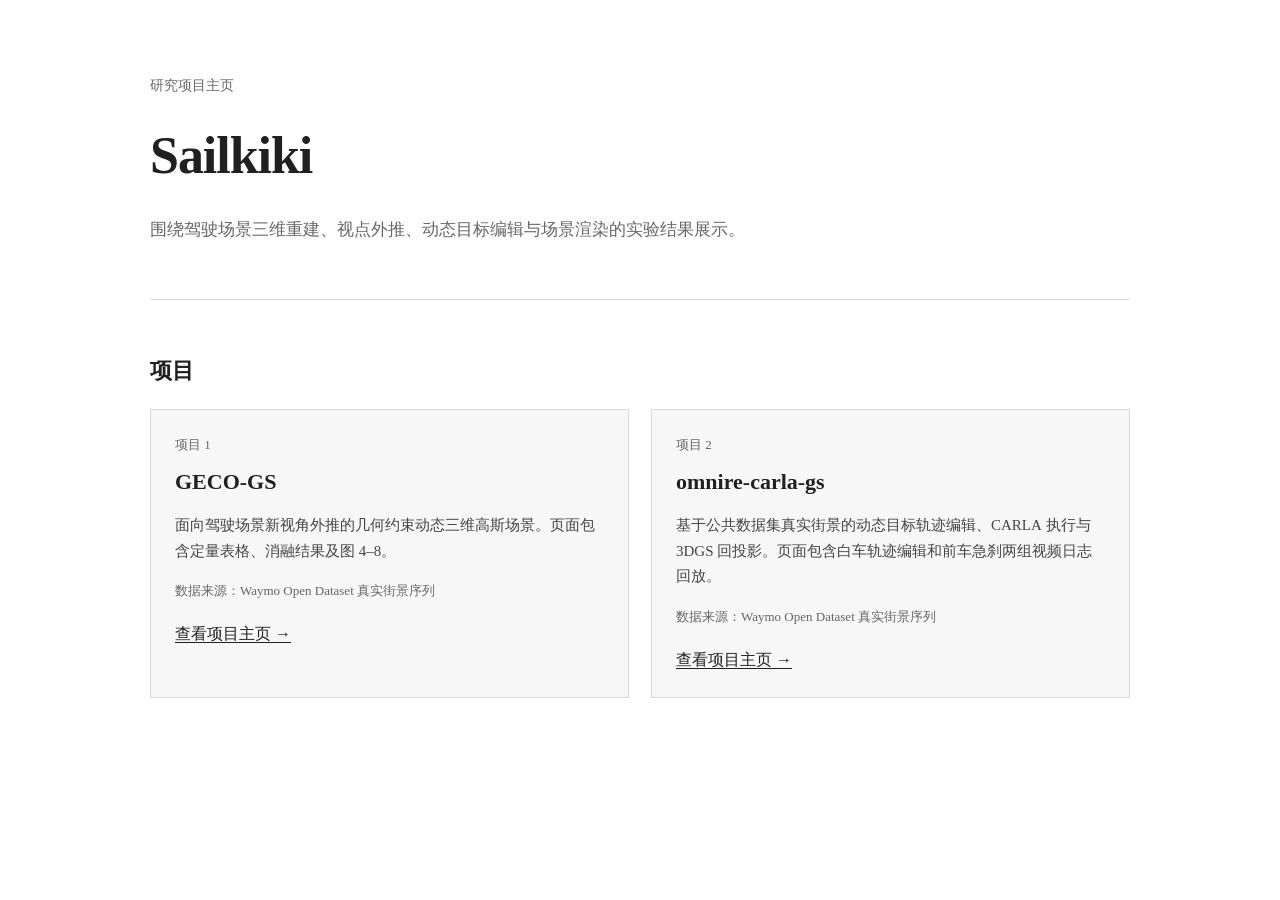
<file: index.html>
<!doctype html>
<html lang="zh-CN">
<head>
  <meta charset="utf-8">
  <meta name="viewport" content="width=device-width, initial-scale=1">
  <meta name="description" content="Sailkiki 的研究项目主页。">
  <title>Sailkiki｜研究项目</title>
  <link rel="stylesheet" href="styles.css">
</head>
<body>
<main class="page-width">
  <header class="site-header">
    <p class="eyebrow">研究项目主页</p>
    <h1>Sailkiki</h1>
    <p class="intro">围绕驾驶场景三维重建、视点外推、动态目标编辑与场景渲染的实验结果展示。</p>
  </header>

  <section class="projects" aria-labelledby="projects-title">
    <h2 id="projects-title">项目</h2>
    <div class="project-list">
      <article class="project-card">
        <p class="project-index">项目 1</p>
        <h3><span class="latin">GECO-GS</span></h3>
        <p>面向驾驶场景新视角外推的几何约束动态三维高斯场景。页面包含定量表格、消融结果及图 4–8。</p>
        <p class="project-meta">数据来源：<span class="latin">Waymo Open Dataset</span> 真实街景序列</p>
        <a href="projects/geco-gs/">查看项目主页 <span aria-hidden="true">→</span></a>
      </article>

      <article class="project-card">
        <p class="project-index">项目 2</p>
        <h3><span class="latin">omnire-carla-gs</span></h3>
        <p>基于公共数据集真实街景的动态目标轨迹编辑、<span class="latin">CARLA</span> 执行与 <span class="latin">3DGS</span> 回投影。页面包含白车轨迹编辑和前车急刹两组视频日志回放。</p>
        <p class="project-meta">数据来源：<span class="latin">Waymo Open Dataset</span> 真实街景序列</p>
        <a href="projects/omnire-carla-gs/">查看项目主页 <span aria-hidden="true">→</span></a>
      </article>
    </div>
  </section>
</main>
</body>
</html>
</file>
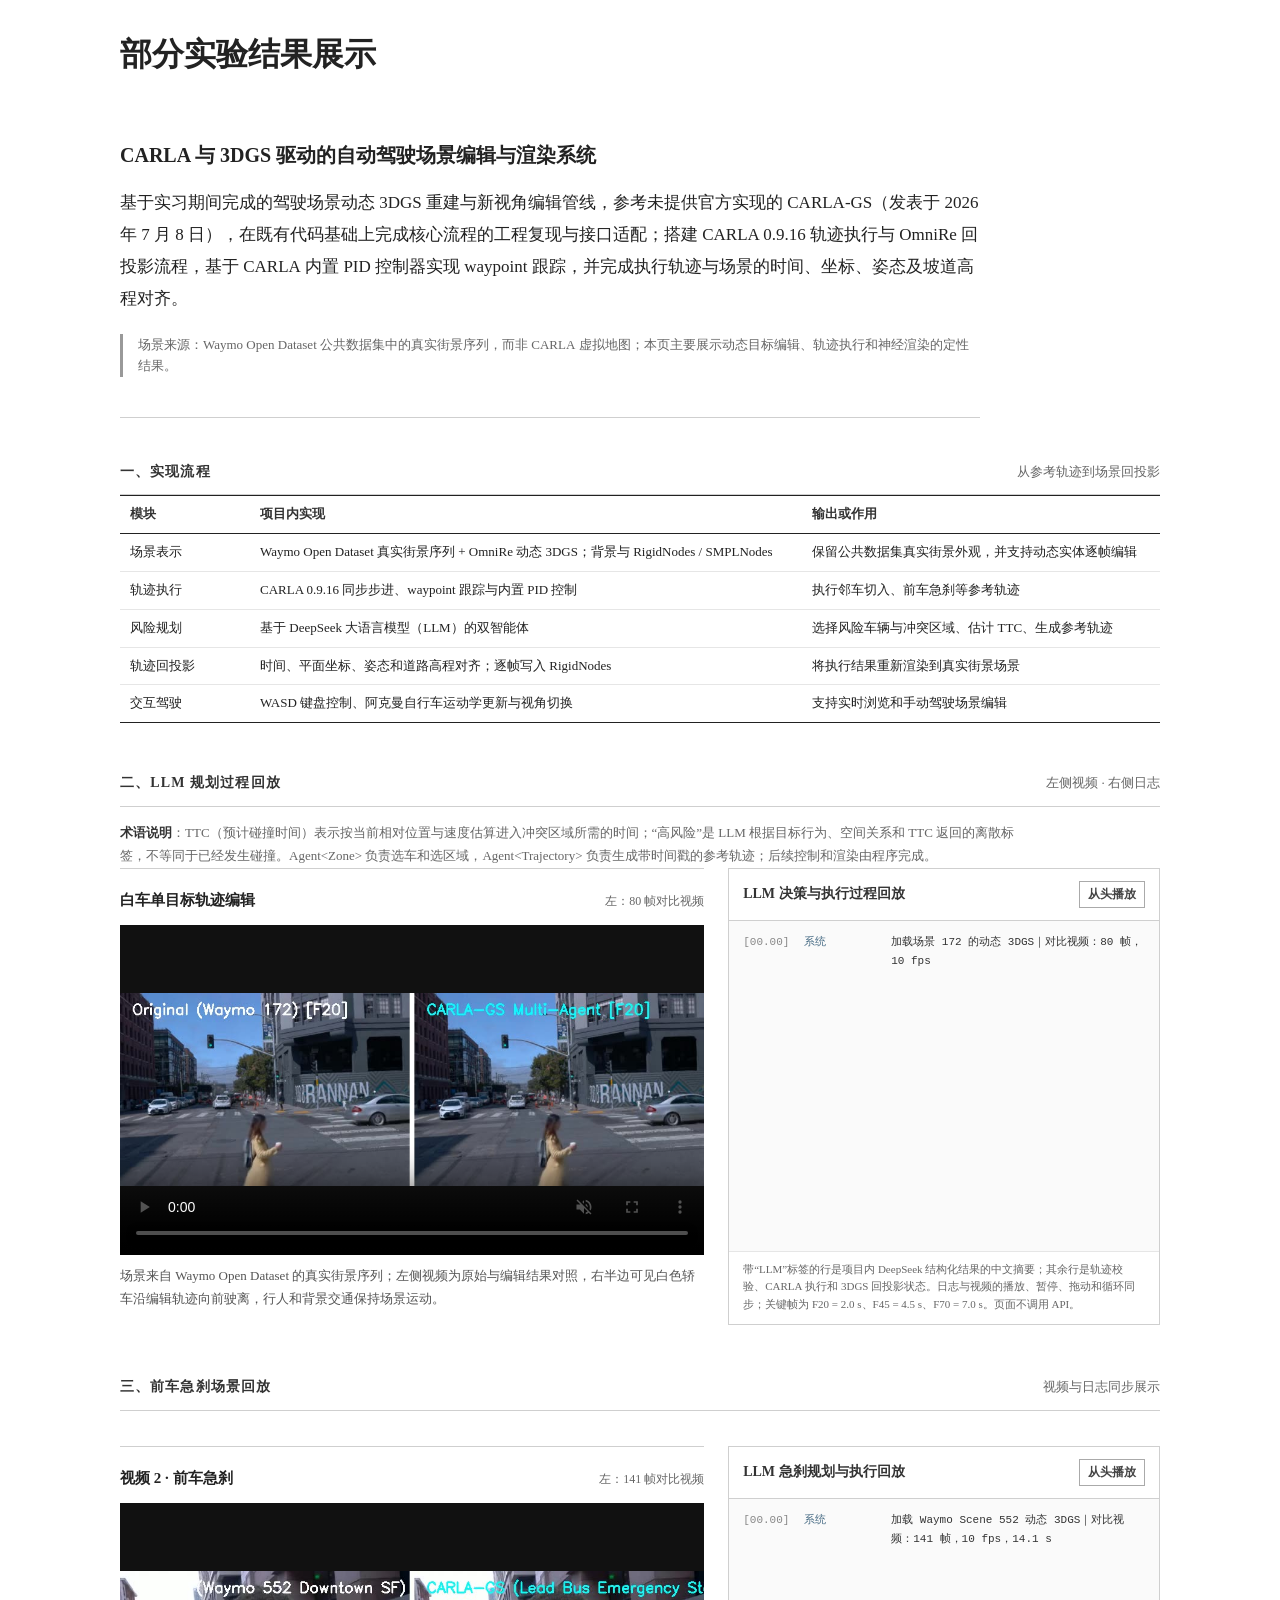
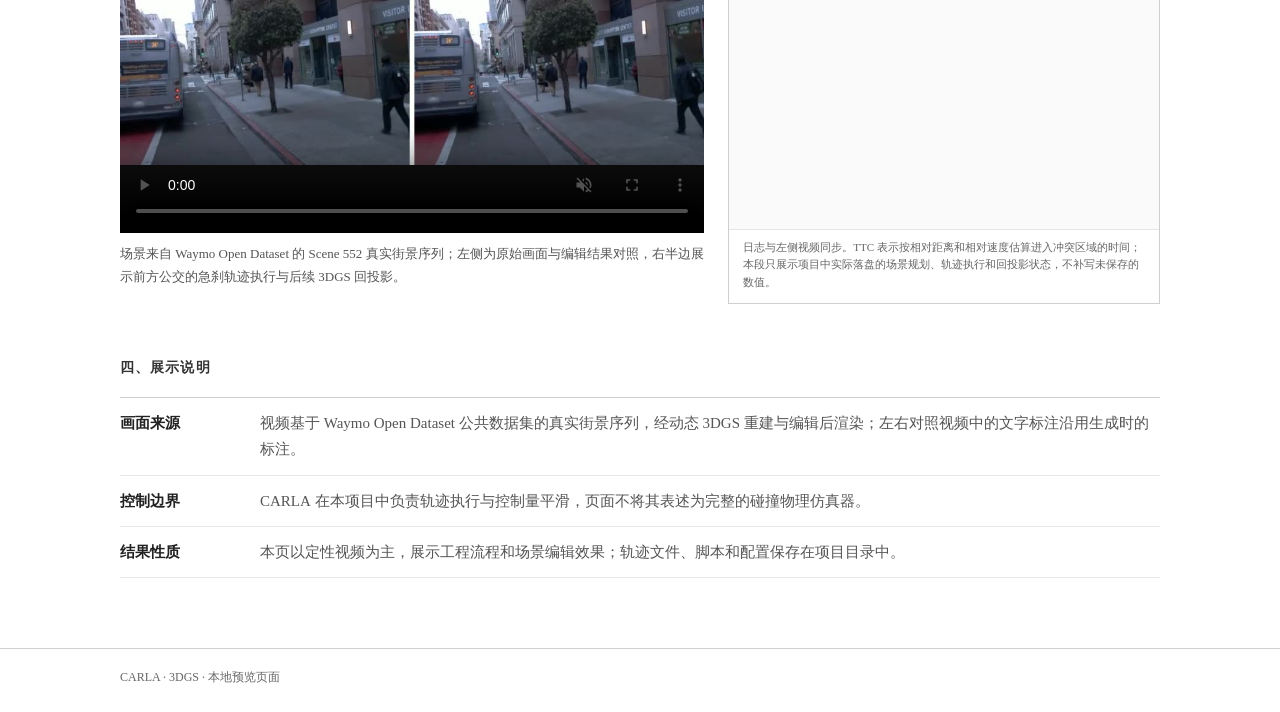
<file: projects/carla-gs/index.html>
<!doctype html>
<html lang="zh-CN">
<head>
  <meta charset="utf-8">
  <meta name="viewport" content="width=device-width, initial-scale=1">
  <meta name="description" content="CARLA 与 3DGS 驱动的自动驾驶场景编辑与渲染系统：轨迹执行、动态目标编辑与神经渲染结果展示。">
  <title>部分实验结果展示｜CARLA 与 3DGS</title>
  <link rel="stylesheet" href="styles.css">
</head>
<body>
<main class="page-width">
  <h1 class="page-title">部分实验结果展示</h1>

  <section class="intro" id="top">
    <p class="project-name">CARLA 与 <span class="latin">3DGS</span> 驱动的自动驾驶场景编辑与渲染系统</p>
    <p>基于实习期间完成的驾驶场景动态 <span class="latin">3DGS</span> 重建与新视角编辑管线，参考未提供官方实现的 <span class="latin">CARLA-GS</span>（发表于 2026 年 7 月 8 日），在既有代码基础上完成核心流程的工程复现与接口适配；搭建 <span class="latin">CARLA 0.9.16</span> 轨迹执行与 <span class="latin">OmniRe</span> 回投影流程，基于 <span class="latin">CARLA</span> 内置 <span class="latin">PID</span> 控制器实现 <span class="latin">waypoint</span> 跟踪，并完成执行轨迹与场景的时间、坐标、姿态及坡道高程对齐。</p>
    <p class="note">场景来源：<span class="latin">Waymo Open Dataset</span> 公共数据集中的真实街景序列，而非 <span class="latin">CARLA</span> 虚拟地图；本页主要展示动态目标编辑、轨迹执行和神经渲染的定性结果。</p>
  </section>

  <section id="workflow" class="workflow-section">
    <div class="section-title-row"><p class="section-label">一、实现流程</p><p class="section-side">从参考轨迹到场景回投影</p></div>
    <div class="table-wrap"><table class="workflow-table">
      <thead><tr><th>模块</th><th>项目内实现</th><th>输出或作用</th></tr></thead>
      <tbody>
        <tr><th>场景表示</th><td><span class="latin">Waymo Open Dataset</span> 真实街景序列 + <span class="latin">OmniRe</span> 动态 <span class="latin">3DGS</span>；背景与 <span class="latin">RigidNodes</span> / <span class="latin">SMPLNodes</span></td><td>保留公共数据集真实街景外观，并支持动态实体逐帧编辑</td></tr>
        <tr><th>轨迹执行</th><td><span class="latin">CARLA 0.9.16</span> 同步步进、<span class="latin">waypoint</span> 跟踪与内置 <span class="latin">PID</span> 控制</td><td>执行邻车切入、前车急刹等参考轨迹</td></tr>
        <tr><th>风险规划</th><td>基于 <span class="latin">DeepSeek</span> 大语言模型（<span class="latin">LLM</span>）的双智能体</td><td>选择风险车辆与冲突区域、估计 <span class="latin">TTC</span>、生成参考轨迹</td></tr>
        <tr><th>轨迹回投影</th><td>时间、平面坐标、姿态和道路高程对齐；逐帧写入 <span class="latin">RigidNodes</span></td><td>将执行结果重新渲染到真实街景场景</td></tr>
        <tr><th>交互驾驶</th><td><span class="latin">WASD</span> 键盘控制、阿克曼自行车运动学更新与视角切换</td><td>支持实时浏览和手动驾驶场景编辑</td></tr>
      </tbody>
    </table></div>
  </section>

  <section id="llm-trace" class="llm-section">
    <div class="section-title-row"><p class="section-label">二、LLM 规划过程回放</p><p class="section-side">左侧视频 · 右侧日志</p></div>
    <p class="trace-explainer"><span>术语说明</span>：<span class="latin">TTC</span>（预计碰撞时间）表示按当前相对位置与速度估算进入冲突区域所需的时间；“高风险”是 <span class="latin">LLM</span> 根据目标行为、空间关系和 <span class="latin">TTC</span> 返回的离散标签，不等同于已经发生碰撞。<span class="latin">Agent&lt;Zone&gt;</span> 负责选车和选区域，<span class="latin">Agent&lt;Trajectory&gt;</span> 负责生成带时间戳的参考轨迹；后续控制和渲染由程序完成。</p>
    <div class="trace-layout">
      <figure class="trace-video">
        <div class="figure-heading"><span>白车单目标轨迹编辑</span><span class="trace-meta">左：80 帧对比视频</span></div>
        <video id="trace-video-player" class="trace-video-player" controls muted autoplay loop preload="metadata" playsinline poster="posters/level1_multi_agent_compare_80f.jpg">
          <source src="videos/level1_multi_agent_compare_80f.mp4" type="video/mp4">
          当前浏览器不支持视频播放。
        </video>
        <figcaption>场景来自 <span class="latin">Waymo Open Dataset</span> 的真实街景序列；左侧视频为原始与编辑结果对照，右半边可见白色轿车沿编辑轨迹向前驶离，行人和背景交通保持场景运动。</figcaption>
      </figure>
      <div class="trace-log-card">
        <div class="trace-log-heading"><span>LLM 决策与执行过程回放</span><button id="replay-log" type="button">从头播放</button></div>
        <div id="llm-log-output" class="trace-log" role="log" aria-live="polite" aria-label="LLM 规划日志"></div>
        <p class="trace-note">带“LLM”标签的行是项目内 <span class="latin">DeepSeek</span> 结构化结果的中文摘要；其余行是轨迹校验、<span class="latin">CARLA</span> 执行和 <span class="latin">3DGS</span> 回投影状态。日志与视频的播放、暂停、拖动和循环同步；关键帧为 F20 = 2.0 s、F45 = 4.5 s、F70 = 7.0 s。页面不调用 API。</p>
      </div>
    </div>
  </section>

  <section id="videos" class="figures-section">
    <div class="section-title-row"><p class="section-label">三、前车急刹场景回放</p><p class="section-side">视频与日志同步展示</p></div>

    <div class="trace-layout trace-layout-braking">
      <figure class="trace-video">
        <div class="figure-heading"><span>视频 2 · 前车急刹</span><span class="trace-meta">左：141 帧对比视频</span></div>
        <video id="braking-video-player" class="trace-video-player" controls muted autoplay loop preload="metadata" playsinline poster="posters/scene552_dynamic_bus_braking_compare_14s.jpg">
          <source src="videos/scene552_dynamic_bus_braking_compare_14s.mp4" type="video/mp4">
          当前浏览器不支持视频播放。
        </video>
        <figcaption>场景来自 <span class="latin">Waymo Open Dataset</span> 的 Scene 552 真实街景序列；左侧为原始画面与编辑结果对照，右半边展示前方公交的急刹轨迹执行与后续 <span class="latin">3DGS</span> 回投影。</figcaption>
      </figure>
      <div class="trace-log-card">
        <div class="trace-log-heading"><span>LLM 急刹规划与执行回放</span><button id="replay-braking-log" type="button">从头播放</button></div>
        <div id="braking-log-output" class="trace-log" role="log" aria-live="polite" aria-label="前车急刹规划日志"></div>
        <p class="trace-note">日志与左侧视频同步。<span class="latin">TTC</span> 表示按相对距离和相对速度估算进入冲突区域的时间；本段只展示项目中实际落盘的场景规划、轨迹执行和回投影状态，不补写未保存的数值。</p>
      </div>
    </div>

  </section>

  <section id="notes" class="protocol-section">
    <p class="section-label">四、展示说明</p>
    <dl class="protocol-list">
      <div><dt>画面来源</dt><dd>视频基于 <span class="latin">Waymo Open Dataset</span> 公共数据集的真实街景序列，经动态 <span class="latin">3DGS</span> 重建与编辑后渲染；左右对照视频中的文字标注沿用生成时的标注。</dd></div>
      <div><dt>控制边界</dt><dd><span class="latin">CARLA</span> 在本项目中负责轨迹执行与控制量平滑，页面不将其表述为完整的碰撞物理仿真器。</dd></div>
      <div><dt>结果性质</dt><dd>本页以定性视频为主，展示工程流程和场景编辑效果；轨迹文件、脚本和配置保存在项目目录中。</dd></div>
    </dl>
  </section>
</main>

<footer class="site-footer"><div class="page-width"><span class="latin">CARLA</span> · <span class="latin">3DGS</span> · 本地预览页面</div></footer>
<script>
(() => {
  const video = document.getElementById('trace-video-player');
  const output = document.getElementById('llm-log-output');
  const replayButton = document.getElementById('replay-log');
  let renderedCount = 0;
  let lastVideoTime = 0;
  let frameRequest = 0;

  const lines = [
    [0.00, '系统', '加载场景 172 的动态 3DGS｜对比视频：80 帧，10 fps'],
    [0.10, 'LLM·输入', '输入自车状态、候选车辆历史轨迹与目标行为；坐标约定：x 前向，y 左向'],
    [0.25, 'LLM·区域', 'Agent<Zone>（风险区域智能体）选择车辆 5：左侧白色轿车，作为编辑目标'],
    [0.40, 'LLM·区域', '冲突区域 = front：自车前方的矩形区域，不是“已经碰撞”的位置'],
    [0.55, 'LLM·TTC', 'TTC = 1.0 s：按当前相对位置与速度，估算进入 front 区域还需约 1 秒'],
    [0.70, 'LLM·风险', '风险 = High（高）：短 TTC + 邻车切入行为；为模型返回的风险标签'],
    [0.78, 'LLM·理由', '模型理由（中文摘要）：车辆 5 与自车速度接近，位于右侧车道，可能切入自车车道并形成前方冲突'],
    [0.90, 'LLM·轨迹', 'Agent<Trajectory> 生成切入参考轨迹：26 个带时间戳轨迹点，Δt = 0.2 s'],
    [1.00, 'LLM·约束', '切入轨迹约束：时间递增、x 不回退、横向位移连续、末点进入目标区域'],
    [1.15, 'LLM·输出', '切入轨迹：y 从 0.0 m 平滑变化至 3.2 m，速度保持 36 km/h'],
    [1.30, 'LLM·输出', '切入参考轨迹 JSON 解析完成，交给程序做连续性、速度和加速度校验'],
    [1.55, '程序·校验', '白车轨迹：时间单调、位移连续、速度与加速度约束均通过 ✓'],
    [1.80, 'CARLA·PID', '将白车参考轨迹转换为可执行的车辆运动序列'],
    [2.00, '第 20 帧', '白车进入编辑画面，行人经过路口'],
    [2.40, 'CARLA·PID', '白车沿执行轨迹继续向前行驶'],
    [3.80, '对齐', '时间插值 + SE(2) 坐标变换 + 四元数姿态更新'],
    [4.10, '对齐', '为白车拟合道路高程，并将姿态序列写入 RigidNodes'],
    [4.50, '第 45 帧', '白车经过画面左前方，继续沿编辑轨迹驶离'],
    [5.00, '场景', '行人和背景交通保持原始时间线，未将其他场景轨迹混入本回放'],
    [5.80, '3DGS·渲染', '持续渲染 3DGS 背景与白车目标，观察运动连续性'],
    [7.00, '第 70 帧', '白车已离开左侧近景，背景街景继续渲染'],
    [7.40, '程序·校验', '80 帧对比完成，帧标记与渲染数量一致 ✓'],
    [7.80, '完成', '白车轨迹回放与 3DGS 场景回投影完成']
  ];

  function formatTime(seconds) {
    return seconds.toFixed(2).padStart(5, '0');
  }

  function schedule() {
    const duration = Number.isFinite(video.duration) && video.duration > 0 ? video.duration : 8.0;
    return lines.map((line, index) => ({
      time: Math.min(Number(line[0]), Math.max(0, duration - 0.05)),
      tag: line[1],
      text: line[2]
    }));
  }

  function appendEvent(event) {
    const row = document.createElement('div');
    row.className = `trace-log-row ${event.tag.includes('校验') || event.tag === '完成' ? 'trace-log-ok' : ''}`;
    row.innerHTML = `<span class="trace-log-time">[${formatTime(event.time)}]</span><span class="trace-log-tag">${event.tag}</span><span class="trace-log-text"></span>`;
    row.querySelector('.trace-log-text').textContent = event.text;
    output.appendChild(row);
    output.scrollTop = output.scrollHeight;
  }

  function resetLog() {
    renderedCount = 0;
    output.innerHTML = '';
  }

  function renderToVideoTime(time) {
    const events = schedule();
    if (time + 0.08 < lastVideoTime) resetLog();
    while (renderedCount < events.length && events[renderedCount].time <= time + 0.04) {
      appendEvent(events[renderedCount]);
      renderedCount += 1;
    }
    lastVideoTime = time;
  }

  function followVideo() {
    renderToVideoTime(video.currentTime || 0);
    if (!video.paused && !video.ended) frameRequest = window.requestAnimationFrame(followVideo);
  }

  function startFollowing() {
    window.cancelAnimationFrame(frameRequest);
    followVideo();
  }

  video.addEventListener('play', startFollowing);
  video.addEventListener('pause', () => window.cancelAnimationFrame(frameRequest));
  video.addEventListener('timeupdate', () => renderToVideoTime(video.currentTime || 0));
  video.addEventListener('seeked', () => {
    resetLog();
    lastVideoTime = 0;
    renderToVideoTime(video.currentTime || 0);
  });
  video.addEventListener('loadedmetadata', () => {
    resetLog();
    renderToVideoTime(video.currentTime || 0);
  });
  replayButton.addEventListener('click', () => {
    video.currentTime = 0;
    resetLog();
    lastVideoTime = 0;
    video.play().catch(() => {});
  });
  renderToVideoTime(0);
  video.play().catch(() => {});
})();
</script>
<script>
(() => {
  const video = document.getElementById('braking-video-player');
  const output = document.getElementById('braking-log-output');
  const replayButton = document.getElementById('replay-braking-log');
  if (!video || !output || !replayButton) return;
  let renderedCount = 0;
  let lastVideoTime = 0;
  let frameRequest = 0;

  const lines = [
    [0.00, '系统', '加载 Waymo Scene 552 动态 3DGS｜对比视频：141 帧，10 fps，14.1 s'],
    [0.35, 'LLM·输入', '输入自车状态、前方公交历史轨迹和“行人横穿后紧急停车”的目标行为'],
    [0.75, 'LLM·区域', 'Agent<Zone> 锁定前方公交 Instance 1｜冲突区域 = front（自车前方）'],
    [1.05, 'LLM·风险', '风险判断：前车急刹会快速缩短车间距；风险标签用于规划，不等同于画面碰撞检测'],
    [1.35, 'LLM·TTC', 'TTC：用相对距离与相对速度估算进入 front 区域的剩余时间；本场景不展示未落盘的具体数值'],
    [1.70, 'LLM·轨迹', 'Agent<Trajectory> 输出 21 个参考点｜Δt = 0.2 s｜规划时长 = 4.0 s'],
    [2.05, 'LLM·约束', '急刹轨迹：保持公交车道 y = 5.19 m，x 持续前进，速度在约 1.6 s 降至 0 km/h'],
    [2.35, 'LLM·输出', '结构化参考轨迹写入 deepseek_552_bus_braking_plan.json'],
    [2.80, '程序·校验', '检查时间递增、速度非负、前向位移连续和加速度范围'],
    [3.30, 'CARLA·PID', 'PID 跟踪参考轨迹，输出公交执行后的位姿、速度和控制量'],
    [4.00, 'CARLA·PID', '公交短暂前移后进入减速阶段，保持在原车道内'],
    [4.50, '第 45 帧', '进入视频中的急刹关键阶段，前方公交姿态开始稳定'],
    [5.60, '执行', '执行速度接近 0 km/h，公交保持车道位置并继续回放'],
    [6.80, '对齐', '将执行时间轴与 Scene 552 帧序列对齐，补齐长时序姿态'],
    [7.50, '第 75 帧', '公交在前方车道保持停驻，自车视角继续向路口推进'],
    [8.40, '3DGS·回投影', '将公交执行姿态逐帧写入 RigidNodes，并保留背景行人和建筑'],
    [10.50, '第 105 帧', '长时回放继续：道路标线、行人和公交车身共同渲染'],
    [11.80, '3DGS·渲染', '持续渲染编辑视角，检查公交车身轮廓与道路接触关系'],
    [13.50, '第 135 帧', '进入后段路口视角，完成急刹车辆的长时序回放'],
    [14.00, '完成', '前车急刹轨迹执行与 Scene 552 3DGS 回投影完成']
  ];

  function formatTime(seconds) {
    return seconds.toFixed(2).padStart(5, '0');
  }

  function schedule() {
    const duration = Number.isFinite(video.duration) && video.duration > 0 ? video.duration : 14.1;
    return lines.map((line) => ({
      time: Math.min(Number(line[0]), Math.max(0, duration - 0.05)),
      tag: line[1],
      text: line[2]
    }));
  }

  function appendEvent(event) {
    const row = document.createElement('div');
    row.className = `trace-log-row ${event.tag.includes('校验') || event.tag === '完成' ? 'trace-log-ok' : ''}`;
    row.innerHTML = `<span class="trace-log-time">[${formatTime(event.time)}]</span><span class="trace-log-tag">${event.tag}</span><span class="trace-log-text"></span>`;
    row.querySelector('.trace-log-text').textContent = event.text;
    output.appendChild(row);
    output.scrollTop = output.scrollHeight;
  }

  function resetLog() {
    renderedCount = 0;
    output.innerHTML = '';
  }

  function renderToVideoTime(time) {
    const events = schedule();
    if (time + 0.08 < lastVideoTime) resetLog();
    while (renderedCount < events.length && events[renderedCount].time <= time + 0.04) {
      appendEvent(events[renderedCount]);
      renderedCount += 1;
    }
    lastVideoTime = time;
  }

  function followVideo() {
    renderToVideoTime(video.currentTime || 0);
    if (!video.paused && !video.ended) frameRequest = window.requestAnimationFrame(followVideo);
  }

  video.addEventListener('play', () => {
    window.cancelAnimationFrame(frameRequest);
    followVideo();
  });
  video.addEventListener('pause', () => window.cancelAnimationFrame(frameRequest));
  video.addEventListener('timeupdate', () => renderToVideoTime(video.currentTime || 0));
  video.addEventListener('seeked', () => {
    resetLog();
    lastVideoTime = 0;
    renderToVideoTime(video.currentTime || 0);
  });
  video.addEventListener('loadedmetadata', () => {
    resetLog();
    renderToVideoTime(video.currentTime || 0);
  });
  replayButton.addEventListener('click', () => {
    video.currentTime = 0;
    resetLog();
    lastVideoTime = 0;
    video.play().catch(() => {});
  });
  renderToVideoTime(0);
  video.play().catch(() => {});
})();
</script>
</body>
</html>
</file>
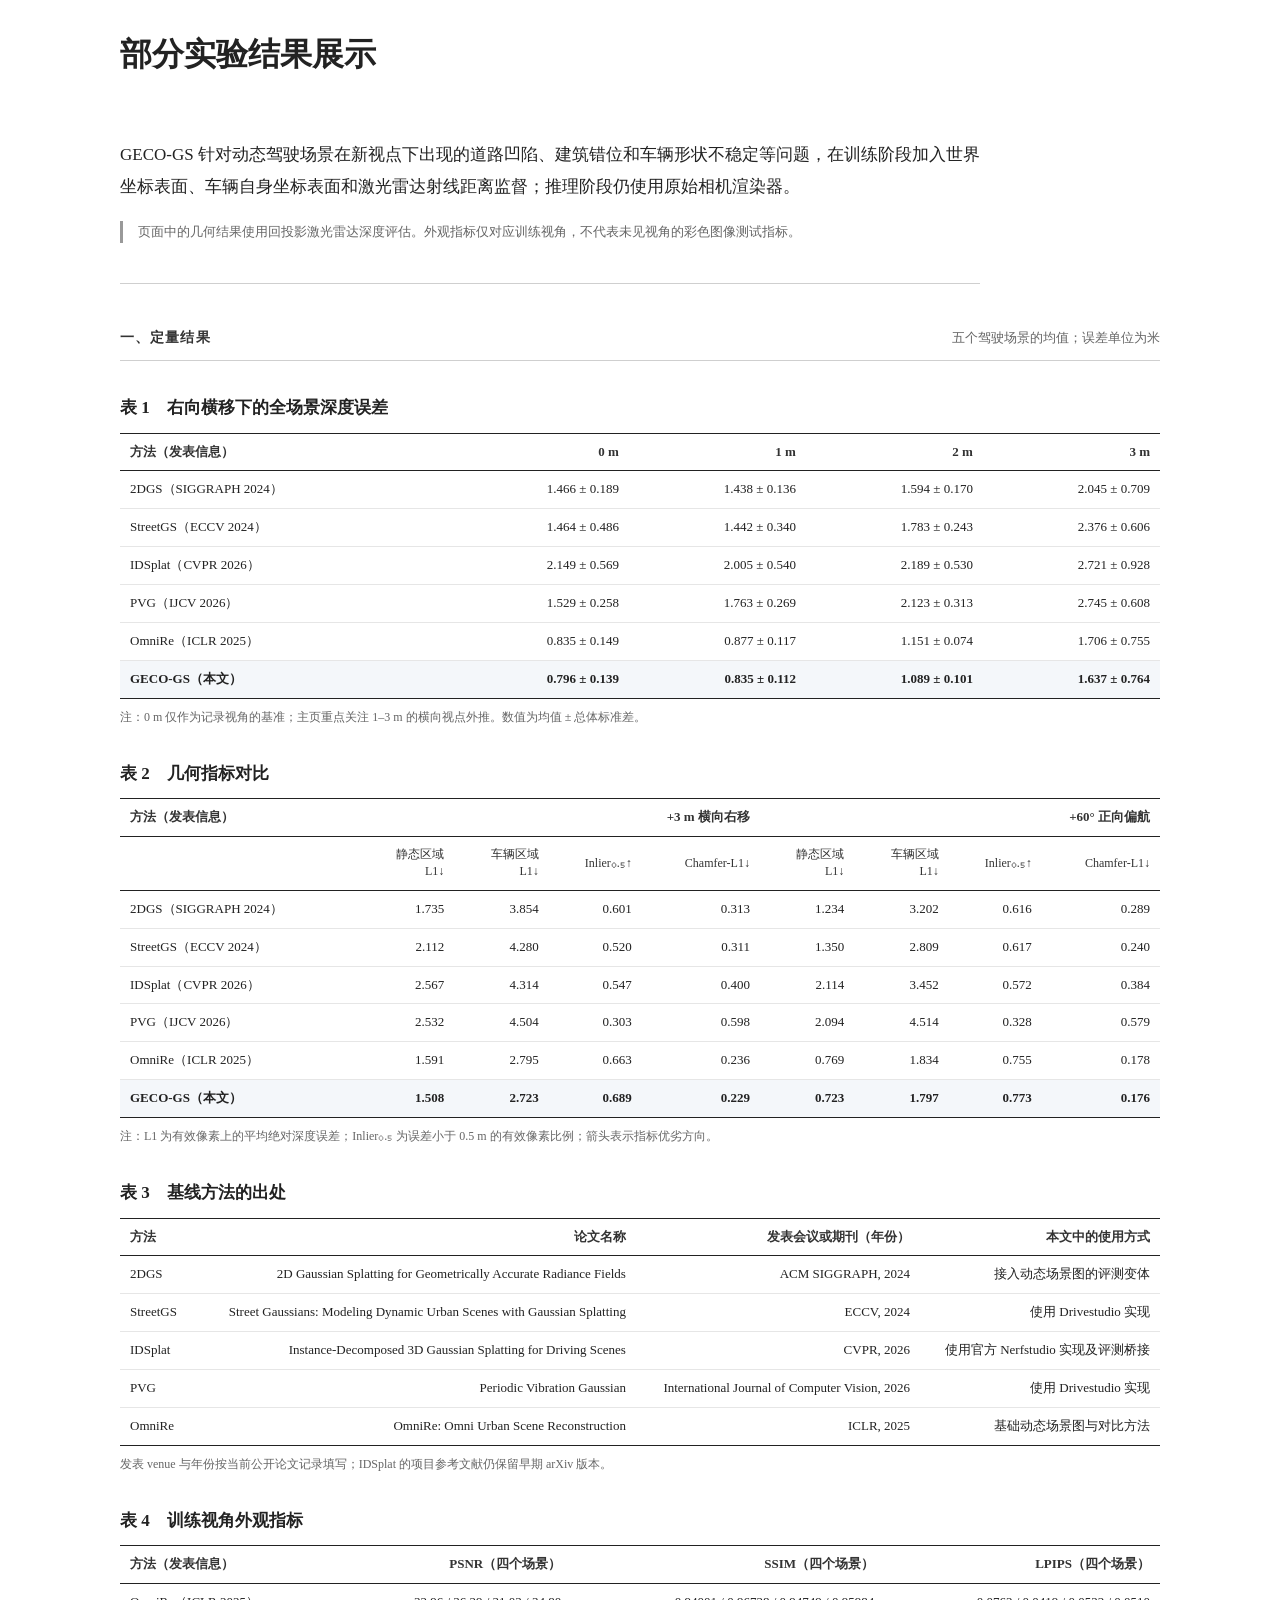
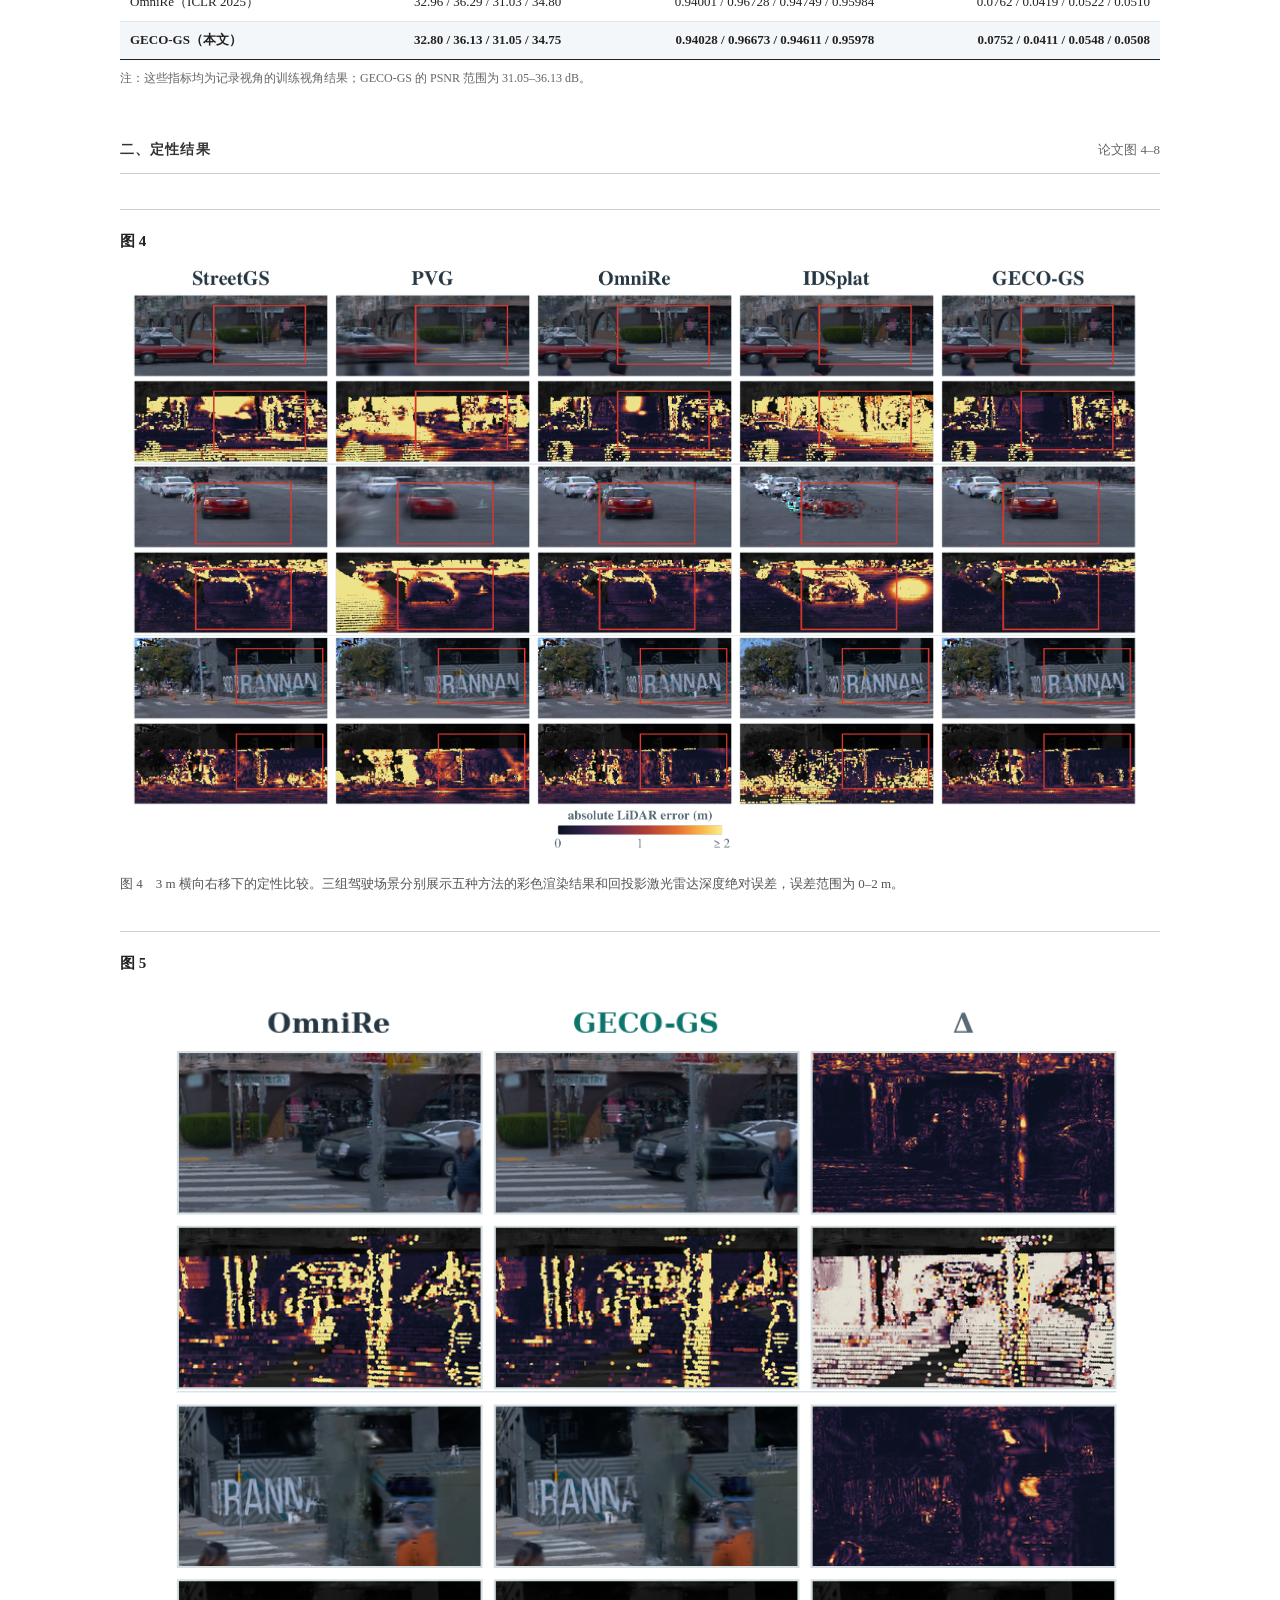
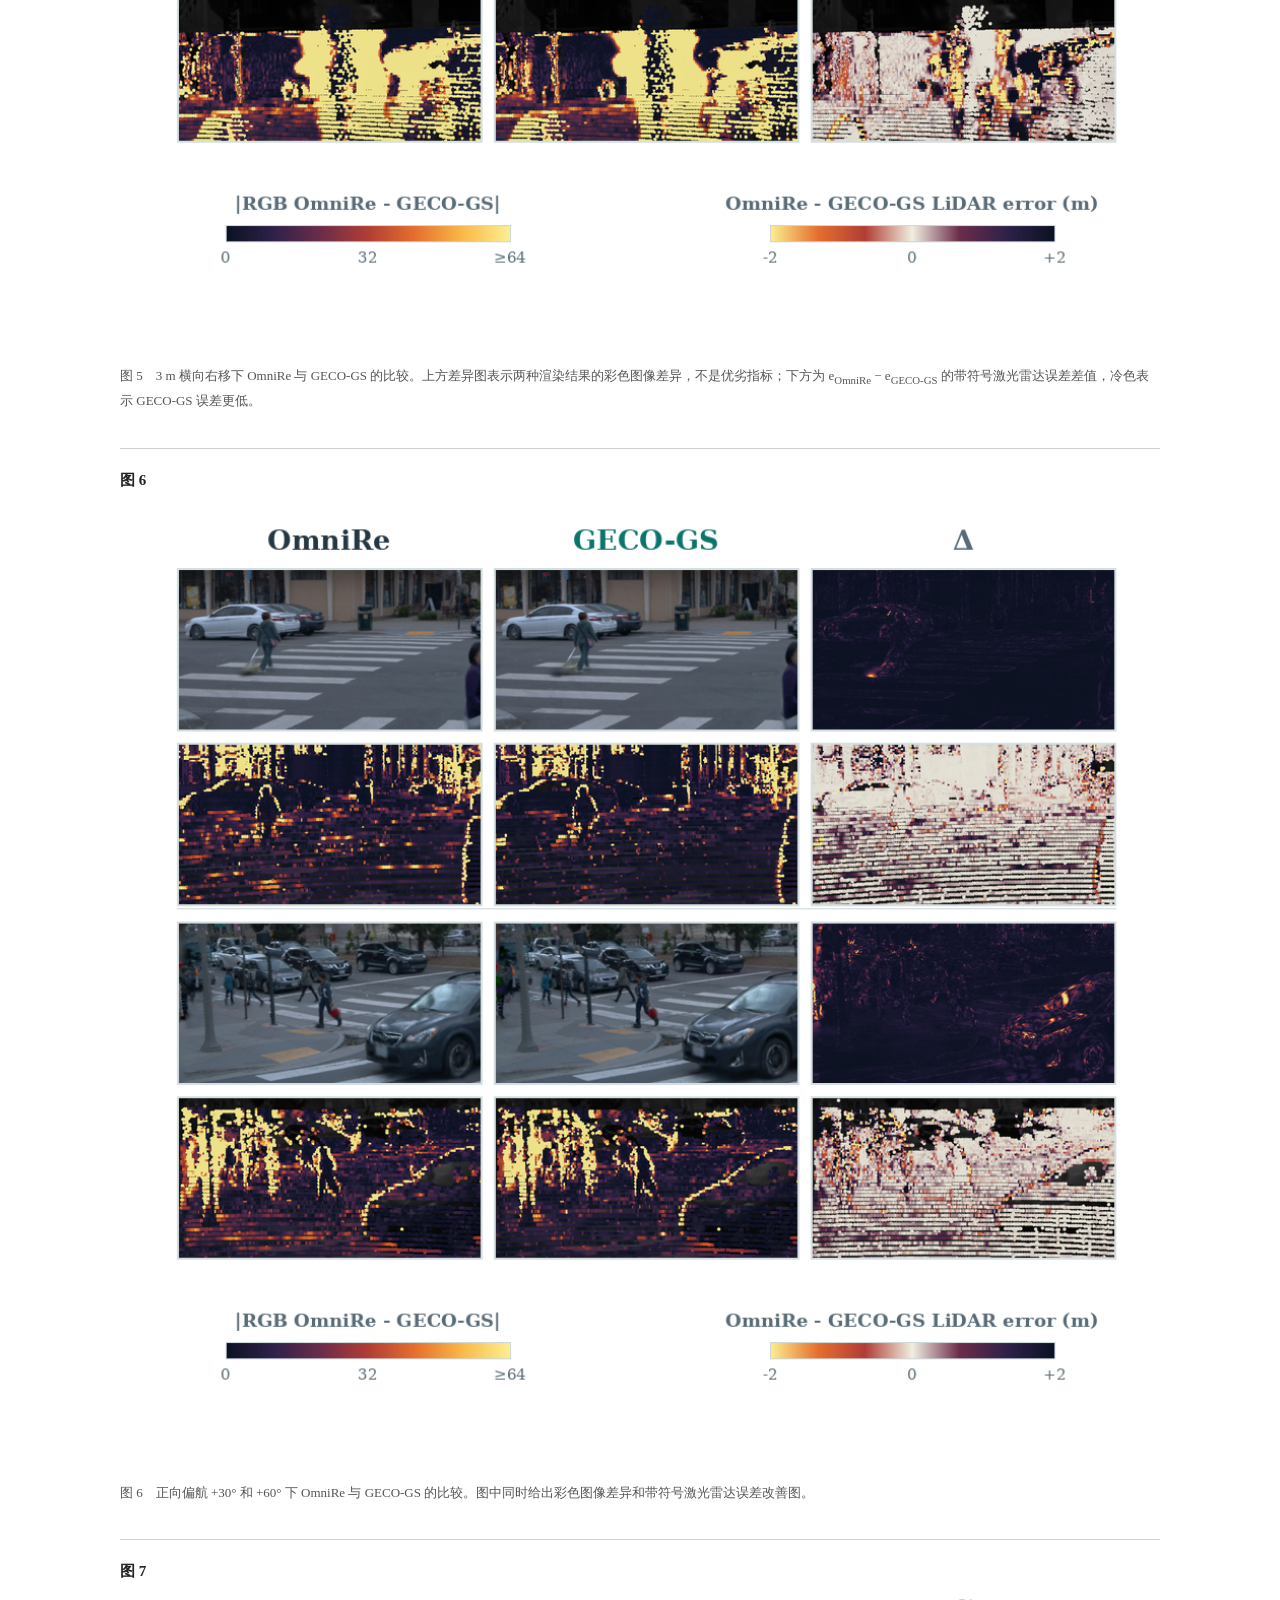
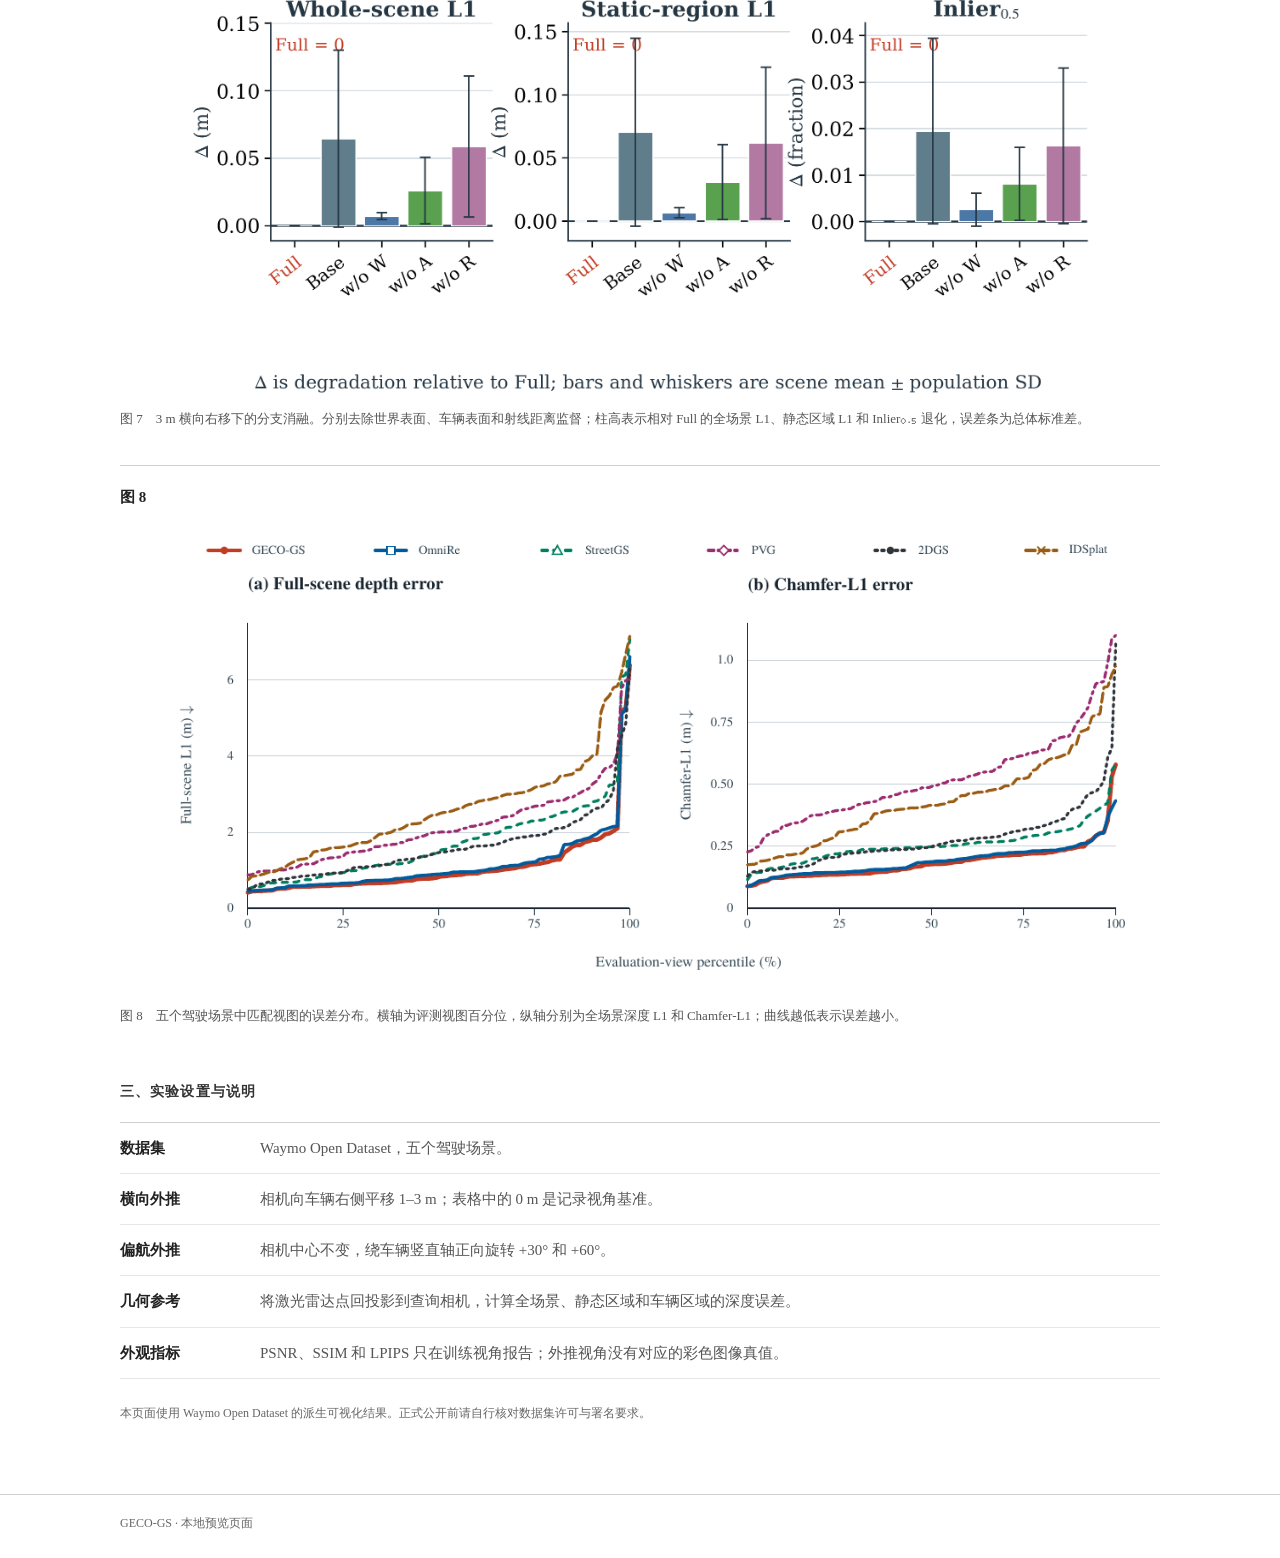
<file: projects/geco-gs/index.html>
<!doctype html>
<html lang="zh-CN">
<head>
  <meta charset="utf-8">
  <meta name="viewport" content="width=device-width, initial-scale=1">
  <meta name="description" content="GECO-GS：面向驾驶场景视点外推的几何约束动态三维高斯场景。">
  <title>GECO-GS｜驾驶场景视点外推</title>
  <link rel="stylesheet" href="styles.css">
</head>
<body>
<main class="page-width">
  <h1 class="page-title">部分实验结果展示</h1>
  <section class="intro" id="top">
    <p><span class="latin">GECO-GS</span> 针对动态驾驶场景在新视点下出现的道路凹陷、建筑错位和车辆形状不稳定等问题，在训练阶段加入世界坐标表面、车辆自身坐标表面和激光雷达射线距离监督；推理阶段仍使用原始相机渲染器。</p>
    <p class="note">页面中的几何结果使用回投影激光雷达深度评估。外观指标仅对应训练视角，不代表未见视角的彩色图像测试指标。</p>
  </section>

  <section id="tables">
    <div class="section-title-row"><p class="section-label">一、定量结果</p><p class="section-side">五个驾驶场景的均值；误差单位为米</p></div>

    <h2>表 1　右向横移下的全场景深度误差</h2>
    <div class="table-wrap"><table>
      <thead><tr><th>方法（发表信息）</th><th><span class="math">0 m</span></th><th><span class="math">1 m</span></th><th><span class="math">2 m</span></th><th><span class="math">3 m</span></th></tr></thead>
      <tbody>
        <tr><th><span class="latin">2DGS</span>（<span class="latin">SIGGRAPH 2024</span>）</th><td>1.466 ± 0.189</td><td>1.438 ± 0.136</td><td>1.594 ± 0.170</td><td>2.045 ± 0.709</td></tr>
        <tr><th><span class="latin">StreetGS</span>（<span class="latin">ECCV 2024</span>）</th><td>1.464 ± 0.486</td><td>1.442 ± 0.340</td><td>1.783 ± 0.243</td><td>2.376 ± 0.606</td></tr>
        <tr><th><span class="latin">IDSplat</span>（<span class="latin">CVPR 2026</span>）</th><td>2.149 ± 0.569</td><td>2.005 ± 0.540</td><td>2.189 ± 0.530</td><td>2.721 ± 0.928</td></tr>
        <tr><th><span class="latin">PVG</span>（<span class="latin">IJCV 2026</span>）</th><td>1.529 ± 0.258</td><td>1.763 ± 0.269</td><td>2.123 ± 0.313</td><td>2.745 ± 0.608</td></tr>
        <tr><th><span class="latin">OmniRe</span>（<span class="latin">ICLR 2025</span>）</th><td>0.835 ± 0.149</td><td>0.877 ± 0.117</td><td>1.151 ± 0.074</td><td>1.706 ± 0.755</td></tr>
        <tr class="ours"><th><span class="latin">GECO-GS</span>（本文）</th><td>0.796 ± 0.139</td><td>0.835 ± 0.112</td><td>1.089 ± 0.101</td><td>1.637 ± 0.764</td></tr>
      </tbody>
    </table></div>
    <p class="table-caption">注：<span class="math">0 m</span> 仅作为记录视角的基准；主页重点关注 <span class="math">1–3 m</span> 的横向视点外推。数值为均值 ± 总体标准差。</p>

    <h2>表 2　几何指标对比</h2>
    <div class="table-wrap"><table>
      <thead>
        <tr><th>方法（发表信息）</th><th colspan="4"><span class="math">+3 m</span> 横向右移</th><th colspan="4"><span class="math">+60°</span> 正向偏航</th></tr>
        <tr><th></th><th>静态区域<br><span class="math">L1↓</span></th><th>车辆区域<br><span class="math">L1↓</span></th><th><span class="math">Inlier₀.₅↑</span></th><th><span class="math">Chamfer-L1↓</span></th><th>静态区域<br><span class="math">L1↓</span></th><th>车辆区域<br><span class="math">L1↓</span></th><th><span class="math">Inlier₀.₅↑</span></th><th><span class="math">Chamfer-L1↓</span></th></tr>
      </thead>
      <tbody>
        <tr><th><span class="latin">2DGS</span>（<span class="latin">SIGGRAPH 2024</span>）</th><td>1.735</td><td>3.854</td><td>0.601</td><td>0.313</td><td>1.234</td><td>3.202</td><td>0.616</td><td>0.289</td></tr>
        <tr><th><span class="latin">StreetGS</span>（<span class="latin">ECCV 2024</span>）</th><td>2.112</td><td>4.280</td><td>0.520</td><td>0.311</td><td>1.350</td><td>2.809</td><td>0.617</td><td>0.240</td></tr>
        <tr><th><span class="latin">IDSplat</span>（<span class="latin">CVPR 2026</span>）</th><td>2.567</td><td>4.314</td><td>0.547</td><td>0.400</td><td>2.114</td><td>3.452</td><td>0.572</td><td>0.384</td></tr>
        <tr><th><span class="latin">PVG</span>（<span class="latin">IJCV 2026</span>）</th><td>2.532</td><td>4.504</td><td>0.303</td><td>0.598</td><td>2.094</td><td>4.514</td><td>0.328</td><td>0.579</td></tr>
        <tr><th><span class="latin">OmniRe</span>（<span class="latin">ICLR 2025</span>）</th><td>1.591</td><td>2.795</td><td>0.663</td><td>0.236</td><td>0.769</td><td>1.834</td><td>0.755</td><td>0.178</td></tr>
        <tr class="ours"><th><span class="latin">GECO-GS</span>（本文）</th><td>1.508</td><td>2.723</td><td>0.689</td><td>0.229</td><td>0.723</td><td>1.797</td><td>0.773</td><td>0.176</td></tr>
      </tbody>
    </table></div>
    <p class="table-caption">注：<span class="math">L1</span> 为有效像素上的平均绝对深度误差；<span class="math">Inlier₀.₅</span> 为误差小于 <span class="math">0.5 m</span> 的有效像素比例；箭头表示指标优劣方向。</p>

    <h2>表 3　基线方法的出处</h2>
    <div class="table-wrap narrow-table"><table>
      <thead><tr><th>方法</th><th>论文名称</th><th>发表会议或期刊（年份）</th><th>本文中的使用方式</th></tr></thead>
      <tbody>
        <tr><th><span class="latin">2DGS</span></th><td><span class="latin">2D Gaussian Splatting for Geometrically Accurate Radiance Fields</span></td><td><span class="latin">ACM SIGGRAPH, 2024</span></td><td>接入动态场景图的评测变体</td></tr>
        <tr><th><span class="latin">StreetGS</span></th><td><span class="latin">Street Gaussians: Modeling Dynamic Urban Scenes with Gaussian Splatting</span></td><td><span class="latin">ECCV, 2024</span></td><td>使用 <span class="latin">Drivestudio</span> 实现</td></tr>
        <tr><th><span class="latin">IDSplat</span></th><td><span class="latin">Instance-Decomposed 3D Gaussian Splatting for Driving Scenes</span></td><td><span class="latin">CVPR, 2026</span></td><td>使用官方 <span class="latin">Nerfstudio</span> 实现及评测桥接</td></tr>
        <tr><th><span class="latin">PVG</span></th><td><span class="latin">Periodic Vibration Gaussian</span></td><td><span class="latin">International Journal of Computer Vision, 2026</span></td><td>使用 <span class="latin">Drivestudio</span> 实现</td></tr>
        <tr><th><span class="latin">OmniRe</span></th><td><span class="latin">OmniRe: Omni Urban Scene Reconstruction</span></td><td><span class="latin">ICLR, 2025</span></td><td>基础动态场景图与对比方法</td></tr>
      </tbody>
    </table></div>
    <p class="table-caption">发表 venue 与年份按当前公开论文记录填写；<span class="latin">IDSplat</span> 的项目参考文献仍保留早期 <span class="latin">arXiv</span> 版本。</p>

    <h2>表 4　训练视角外观指标</h2>
    <div class="table-wrap"><table>
      <thead><tr><th>方法（发表信息）</th><th><span class="latin">PSNR</span>（四个场景）</th><th><span class="latin">SSIM</span>（四个场景）</th><th><span class="latin">LPIPS</span>（四个场景）</th></tr></thead>
      <tbody>
        <tr><th><span class="latin">OmniRe</span>（<span class="latin">ICLR 2025</span>）</th><td>32.96 / 36.29 / 31.03 / 34.80</td><td>0.94001 / 0.96728 / 0.94749 / 0.95984</td><td>0.0762 / 0.0419 / 0.0522 / 0.0510</td></tr>
        <tr class="ours"><th><span class="latin">GECO-GS</span>（本文）</th><td>32.80 / 36.13 / 31.05 / 34.75</td><td>0.94028 / 0.96673 / 0.94611 / 0.95978</td><td>0.0752 / 0.0411 / 0.0548 / 0.0508</td></tr>
      </tbody>
    </table></div>
    <p class="table-caption">注：这些指标均为记录视角的训练视角结果；<span class="latin">GECO-GS</span> 的 <span class="latin">PSNR</span> 范围为 <span class="math">31.05–36.13 dB</span>。</p>
  </section>

  <section id="figures" class="figures-section">
      <div class="section-title-row"><p class="section-label">二、定性结果</p><p class="section-side">论文图 4–8</p></div>

    <figure><div class="figure-heading"><span>图 4</span></div>
      <img src="qualitative_fig4.png" alt="图 4：三组驾驶场景中五种方法的 RGB 和 LiDAR 深度误差比较" loading="lazy">
      <figcaption>图 4　<span class="math">3 m</span> 横向右移下的定性比较。三组驾驶场景分别展示五种方法的彩色渲染结果和回投影激光雷达深度绝对误差，误差范围为 <span class="math">0–2 m</span>。</figcaption>
    </figure>

    <figure><div class="figure-heading"><span>图 5</span></div>
      <img src="right_qualitative.png" alt="图 5：三米横向右移下 OmniRe 与 GECO-GS 的定性比较" loading="lazy">
      <figcaption>图 5　<span class="math">3 m</span> 横向右移下 <span class="latin">OmniRe</span> 与 <span class="latin">GECO-GS</span> 的比较。上方差异图表示两种渲染结果的彩色图像差异，不是优劣指标；下方为 <span class="math">e<sub>OmniRe</sub> − e<sub>GECO-GS</sub></span> 的带符号激光雷达误差差值，冷色表示 <span class="latin">GECO-GS</span> 误差更低。</figcaption>
    </figure>

    <figure><div class="figure-heading"><span>图 6</span></div>
      <img src="yaw_qualitative.png" alt="图 6：正向偏航三十度和六十度下 OmniRe 与 GECO-GS 的定性比较" loading="lazy">
      <figcaption>图 6　正向偏航 <span class="math">+30°</span> 和 <span class="math">+60°</span> 下 <span class="latin">OmniRe</span> 与 <span class="latin">GECO-GS</span> 的比较。图中同时给出彩色图像差异和带符号激光雷达误差改善图。</figcaption>
    </figure>

    <figure><div class="figure-heading"><span>图 7</span></div>
      <img class="ablation-image" src="ablation_metrics.png" alt="图 7：三米横向右移下的几何监督分支消融结果" loading="lazy">
      <figcaption>图 7　<span class="math">3 m</span> 横向右移下的分支消融。分别去除世界表面、车辆表面和射线距离监督；柱高表示相对 <span class="latin">Full</span> 的全场景 <span class="latin">L1</span>、静态区域 <span class="latin">L1</span> 和 <span class="math">Inlier₀.₅</span> 退化，误差条为总体标准差。</figcaption>
    </figure>

    <figure><div class="figure-heading"><span>图 8</span></div>
      <img class="shift-image" src="shift_response_fig8.png" alt="图 8：不同方法在横向视点变化下的误差分布曲线" loading="lazy">
      <figcaption>图 8　五个驾驶场景中匹配视图的误差分布。横轴为评测视图百分位，纵轴分别为全场景深度 <span class="latin">L1</span> 和 <span class="latin">Chamfer-L1</span>；曲线越低表示误差越小。</figcaption>
    </figure>
  </section>

  <section id="protocol" class="protocol-section">
    <p class="section-label">三、实验设置与说明</p>
    <dl class="protocol-list">
      <div><dt>数据集</dt><dd><span class="latin">Waymo Open Dataset</span>，五个驾驶场景。</dd></div>
      <div><dt>横向外推</dt><dd>相机向车辆右侧平移 <span class="math">1–3 m</span>；表格中的 <span class="math">0 m</span> 是记录视角基准。</dd></div>
      <div><dt>偏航外推</dt><dd>相机中心不变，绕车辆竖直轴正向旋转 <span class="math">+30°</span> 和 <span class="math">+60°</span>。</dd></div>
      <div><dt>几何参考</dt><dd>将激光雷达点回投影到查询相机，计算全场景、静态区域和车辆区域的深度误差。</dd></div>
      <div><dt>外观指标</dt><dd><span class="latin">PSNR</span>、<span class="latin">SSIM</span> 和 <span class="latin">LPIPS</span> 只在训练视角报告；外推视角没有对应的彩色图像真值。</dd></div>
    </dl>
    <p class="license-note">本页面使用 <span class="latin">Waymo Open Dataset</span> 的派生可视化结果。正式公开前请自行核对数据集许可与署名要求。</p>
  </section>
</main>

<footer class="site-footer"><div class="page-width"><span class="latin">GECO-GS</span> · 本地预览页面</div></footer>
</body>
</html>
</file>
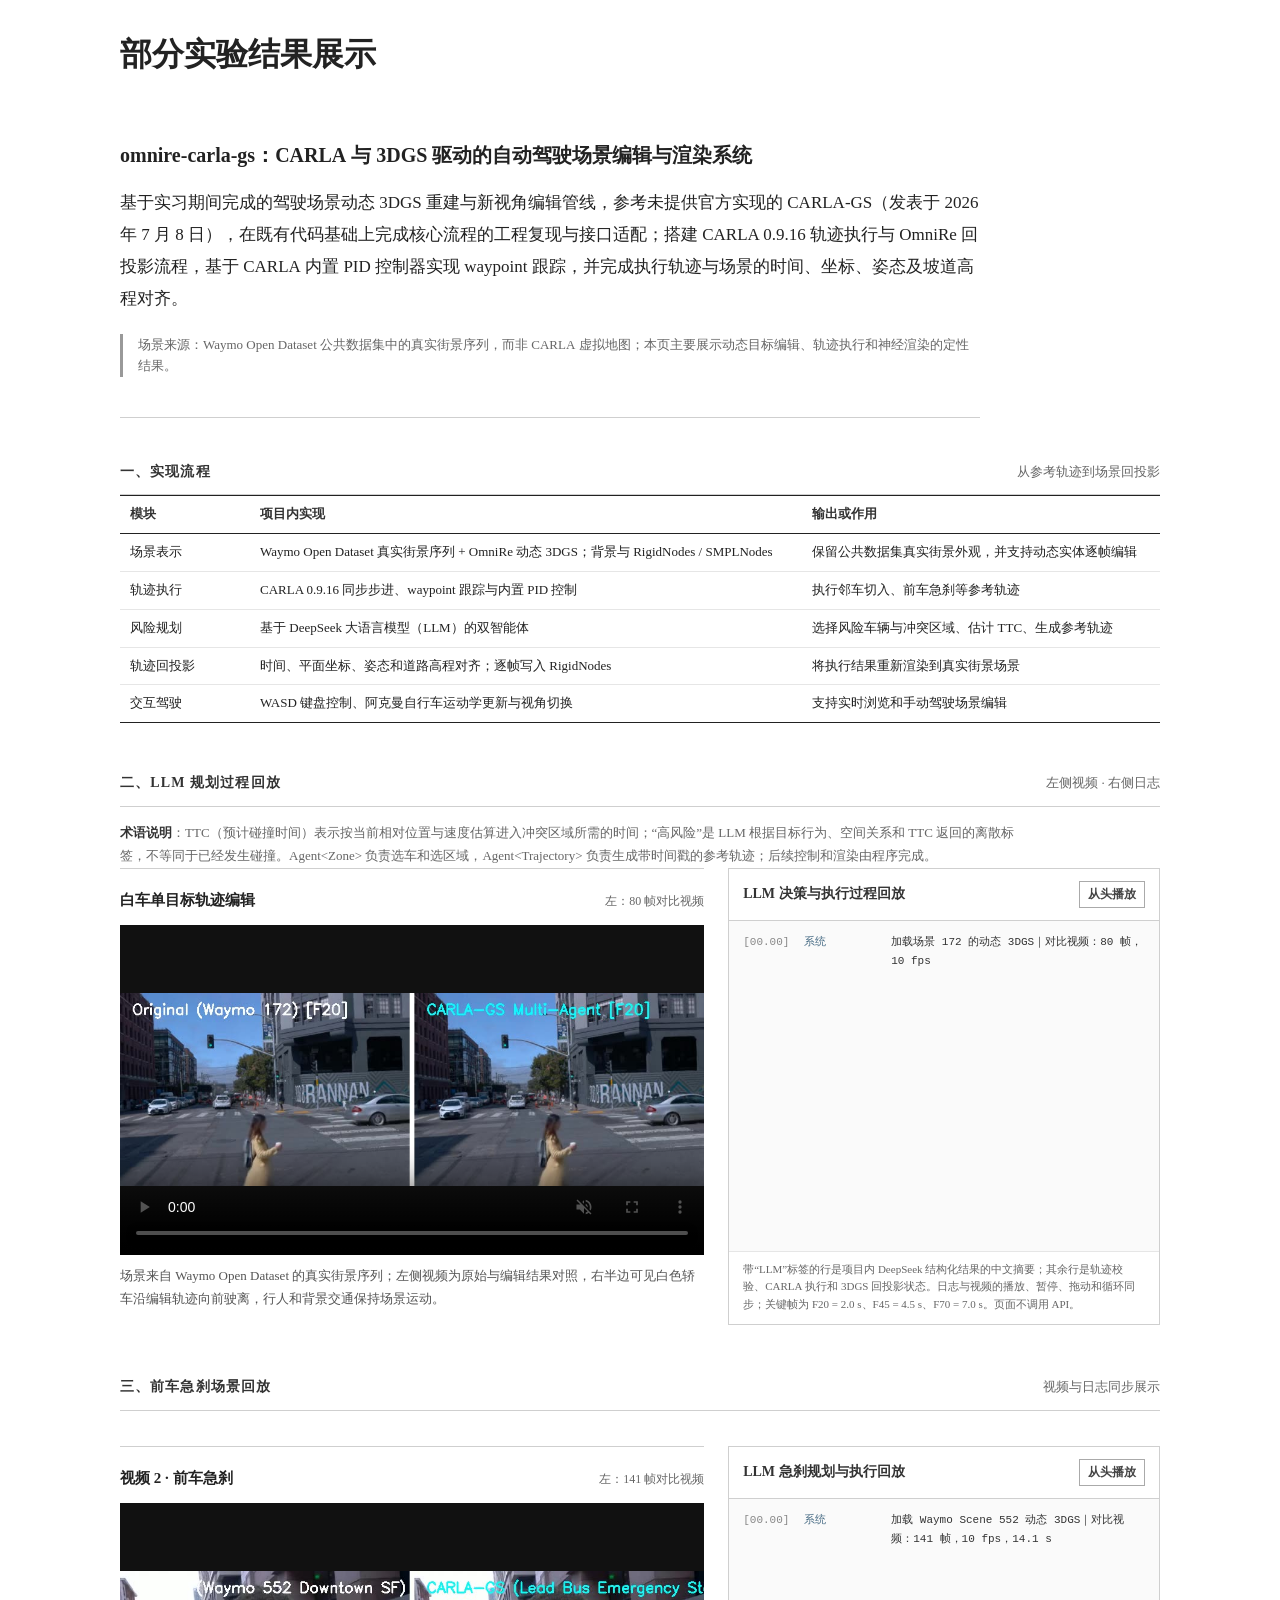
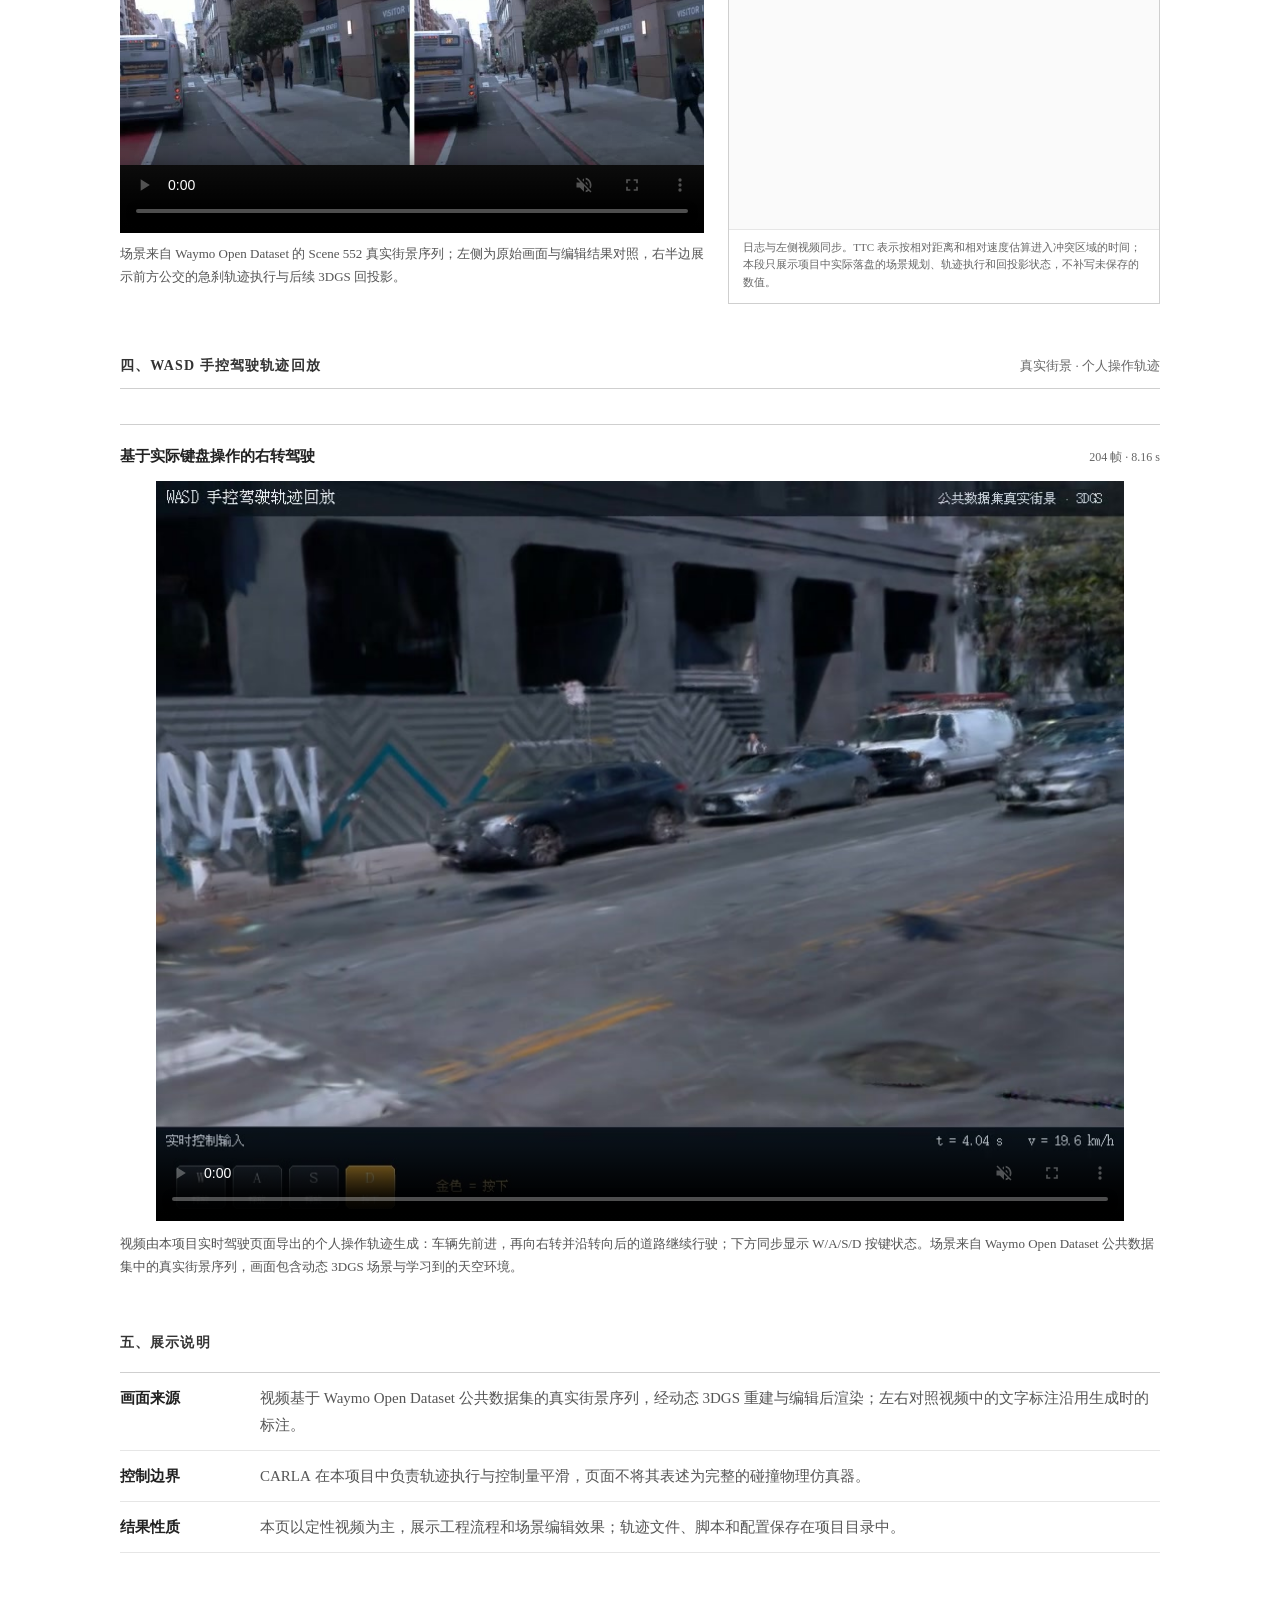
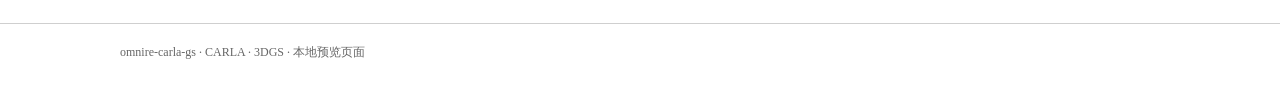
<file: projects/omnire-carla-gs/index.html>
<!doctype html>
<html lang="zh-CN">
<head>
  <meta charset="utf-8">
  <meta name="viewport" content="width=device-width, initial-scale=1">
  <meta name="description" content="omnire-carla-gs：CARLA 与 3DGS 驱动的自动驾驶场景编辑与渲染系统。">
  <title>omnire-carla-gs｜CARLA 与 3DGS</title>
  <link rel="stylesheet" href="styles.css">
</head>
<body>
<main class="page-width">
  <h1 class="page-title">部分实验结果展示</h1>

  <section class="intro" id="top">
    <p class="project-name"><span class="latin">omnire-carla-gs</span>：<span class="latin">CARLA</span> 与 <span class="latin">3DGS</span> 驱动的自动驾驶场景编辑与渲染系统</p>
    <p>基于实习期间完成的驾驶场景动态 <span class="latin">3DGS</span> 重建与新视角编辑管线，参考未提供官方实现的 <span class="latin">CARLA-GS</span>（发表于 2026 年 7 月 8 日），在既有代码基础上完成核心流程的工程复现与接口适配；搭建 <span class="latin">CARLA 0.9.16</span> 轨迹执行与 <span class="latin">OmniRe</span> 回投影流程，基于 <span class="latin">CARLA</span> 内置 <span class="latin">PID</span> 控制器实现 <span class="latin">waypoint</span> 跟踪，并完成执行轨迹与场景的时间、坐标、姿态及坡道高程对齐。</p>
    <p class="note">场景来源：<span class="latin">Waymo Open Dataset</span> 公共数据集中的真实街景序列，而非 <span class="latin">CARLA</span> 虚拟地图；本页主要展示动态目标编辑、轨迹执行和神经渲染的定性结果。</p>
  </section>

  <section id="workflow" class="workflow-section">
    <div class="section-title-row"><p class="section-label">一、实现流程</p><p class="section-side">从参考轨迹到场景回投影</p></div>
    <div class="table-wrap"><table class="workflow-table">
      <thead><tr><th>模块</th><th>项目内实现</th><th>输出或作用</th></tr></thead>
      <tbody>
        <tr><th>场景表示</th><td><span class="latin">Waymo Open Dataset</span> 真实街景序列 + <span class="latin">OmniRe</span> 动态 <span class="latin">3DGS</span>；背景与 <span class="latin">RigidNodes</span> / <span class="latin">SMPLNodes</span></td><td>保留公共数据集真实街景外观，并支持动态实体逐帧编辑</td></tr>
        <tr><th>轨迹执行</th><td><span class="latin">CARLA 0.9.16</span> 同步步进、<span class="latin">waypoint</span> 跟踪与内置 <span class="latin">PID</span> 控制</td><td>执行邻车切入、前车急刹等参考轨迹</td></tr>
        <tr><th>风险规划</th><td>基于 <span class="latin">DeepSeek</span> 大语言模型（<span class="latin">LLM</span>）的双智能体</td><td>选择风险车辆与冲突区域、估计 <span class="latin">TTC</span>、生成参考轨迹</td></tr>
        <tr><th>轨迹回投影</th><td>时间、平面坐标、姿态和道路高程对齐；逐帧写入 <span class="latin">RigidNodes</span></td><td>将执行结果重新渲染到真实街景场景</td></tr>
        <tr><th>交互驾驶</th><td><span class="latin">WASD</span> 键盘控制、阿克曼自行车运动学更新与视角切换</td><td>支持实时浏览和手动驾驶场景编辑</td></tr>
      </tbody>
    </table></div>
  </section>

  <section id="llm-trace" class="llm-section">
    <div class="section-title-row"><p class="section-label">二、LLM 规划过程回放</p><p class="section-side">左侧视频 · 右侧日志</p></div>
    <p class="trace-explainer"><span>术语说明</span>：<span class="latin">TTC</span>（预计碰撞时间）表示按当前相对位置与速度估算进入冲突区域所需的时间；“高风险”是 <span class="latin">LLM</span> 根据目标行为、空间关系和 <span class="latin">TTC</span> 返回的离散标签，不等同于已经发生碰撞。<span class="latin">Agent&lt;Zone&gt;</span> 负责选车和选区域，<span class="latin">Agent&lt;Trajectory&gt;</span> 负责生成带时间戳的参考轨迹；后续控制和渲染由程序完成。</p>
    <div class="trace-layout">
      <figure class="trace-video">
        <div class="figure-heading"><span>白车单目标轨迹编辑</span><span class="trace-meta">左：80 帧对比视频</span></div>
        <video id="trace-video-player" class="trace-video-player" controls muted autoplay loop preload="metadata" playsinline poster="posters/level1_multi_agent_compare_80f.jpg">
          <source src="videos/level1_multi_agent_compare_80f.mp4" type="video/mp4">
          当前浏览器不支持视频播放。
        </video>
        <figcaption>场景来自 <span class="latin">Waymo Open Dataset</span> 的真实街景序列；左侧视频为原始与编辑结果对照，右半边可见白色轿车沿编辑轨迹向前驶离，行人和背景交通保持场景运动。</figcaption>
      </figure>
      <div class="trace-log-card">
        <div class="trace-log-heading"><span>LLM 决策与执行过程回放</span><button id="replay-log" type="button">从头播放</button></div>
        <div id="llm-log-output" class="trace-log" role="log" aria-live="polite" aria-label="LLM 规划日志"></div>
        <p class="trace-note">带“LLM”标签的行是项目内 <span class="latin">DeepSeek</span> 结构化结果的中文摘要；其余行是轨迹校验、<span class="latin">CARLA</span> 执行和 <span class="latin">3DGS</span> 回投影状态。日志与视频的播放、暂停、拖动和循环同步；关键帧为 F20 = 2.0 s、F45 = 4.5 s、F70 = 7.0 s。页面不调用 API。</p>
      </div>
    </div>
  </section>

  <section id="videos" class="figures-section">
    <div class="section-title-row"><p class="section-label">三、前车急刹场景回放</p><p class="section-side">视频与日志同步展示</p></div>

    <div class="trace-layout trace-layout-braking">
      <figure class="trace-video">
        <div class="figure-heading"><span>视频 2 · 前车急刹</span><span class="trace-meta">左：141 帧对比视频</span></div>
        <video id="braking-video-player" class="trace-video-player" controls muted autoplay loop preload="metadata" playsinline poster="posters/scene552_dynamic_bus_braking_compare_14s.jpg">
          <source src="videos/scene552_dynamic_bus_braking_compare_14s.mp4" type="video/mp4">
          当前浏览器不支持视频播放。
        </video>
        <figcaption>场景来自 <span class="latin">Waymo Open Dataset</span> 的 Scene 552 真实街景序列；左侧为原始画面与编辑结果对照，右半边展示前方公交的急刹轨迹执行与后续 <span class="latin">3DGS</span> 回投影。</figcaption>
      </figure>
      <div class="trace-log-card">
        <div class="trace-log-heading"><span>LLM 急刹规划与执行回放</span><button id="replay-braking-log" type="button">从头播放</button></div>
        <div id="braking-log-output" class="trace-log" role="log" aria-live="polite" aria-label="前车急刹规划日志"></div>
        <p class="trace-note">日志与左侧视频同步。<span class="latin">TTC</span> 表示按相对距离和相对速度估算进入冲突区域的时间；本段只展示项目中实际落盘的场景规划、轨迹执行和回投影状态，不补写未保存的数值。</p>
      </div>
    </div>

  </section>

  <section id="human-drive" class="figures-section">
    <div class="section-title-row"><p class="section-label">四、WASD 手控驾驶轨迹回放</p><p class="section-side">真实街景 · 个人操作轨迹</p></div>
    <figure>
      <div class="figure-heading"><span>基于实际键盘操作的右转驾驶</span><span class="trace-meta">204 帧 · 8.16 s</span></div>
      <div class="video-frame">
        <video class="human-drive-video" controls muted loop preload="metadata" playsinline poster="posters/wasd_human_drive_replay.jpg">
          <source src="videos/wasd_human_drive_replay.mp4" type="video/mp4">
          当前浏览器不支持视频播放。
        </video>
      </div>
      <figcaption>视频由本项目实时驾驶页面导出的个人操作轨迹生成：车辆先前进，再向右转并沿转向后的道路继续行驶；下方同步显示 <span class="latin">W/A/S/D</span> 按键状态。场景来自 <span class="latin">Waymo Open Dataset</span> 公共数据集中的真实街景序列，画面包含动态 <span class="latin">3DGS</span> 场景与学习到的天空环境。</figcaption>
    </figure>
  </section>

  <section id="notes" class="protocol-section">
    <p class="section-label">五、展示说明</p>
    <dl class="protocol-list">
      <div><dt>画面来源</dt><dd>视频基于 <span class="latin">Waymo Open Dataset</span> 公共数据集的真实街景序列，经动态 <span class="latin">3DGS</span> 重建与编辑后渲染；左右对照视频中的文字标注沿用生成时的标注。</dd></div>
      <div><dt>控制边界</dt><dd><span class="latin">CARLA</span> 在本项目中负责轨迹执行与控制量平滑，页面不将其表述为完整的碰撞物理仿真器。</dd></div>
      <div><dt>结果性质</dt><dd>本页以定性视频为主，展示工程流程和场景编辑效果；轨迹文件、脚本和配置保存在项目目录中。</dd></div>
    </dl>
  </section>
</main>

<footer class="site-footer"><div class="page-width"><span class="latin">omnire-carla-gs</span> · <span class="latin">CARLA</span> · <span class="latin">3DGS</span> · 本地预览页面</div></footer>
<script>
(() => {
  const video = document.getElementById('trace-video-player');
  const output = document.getElementById('llm-log-output');
  const replayButton = document.getElementById('replay-log');
  let renderedCount = 0;
  let lastVideoTime = 0;
  let frameRequest = 0;

  const lines = [
    [0.00, '系统', '加载场景 172 的动态 3DGS｜对比视频：80 帧，10 fps'],
    [0.10, 'LLM·输入', '输入自车状态、候选车辆历史轨迹与目标行为；坐标约定：x 前向，y 左向'],
    [0.25, 'LLM·区域', 'Agent<Zone>（风险区域智能体）选择车辆 5：左侧白色轿车，作为编辑目标'],
    [0.40, 'LLM·区域', '冲突区域 = front：自车前方的矩形区域，不是“已经碰撞”的位置'],
    [0.55, 'LLM·TTC', 'TTC = 1.0 s：按当前相对位置与速度，估算进入 front 区域还需约 1 秒'],
    [0.70, 'LLM·风险', '风险 = High（高）：短 TTC + 邻车切入行为；为模型返回的风险标签'],
    [0.78, 'LLM·理由', '模型理由（中文摘要）：车辆 5 与自车速度接近，位于右侧车道，可能切入自车车道并形成前方冲突'],
    [0.90, 'LLM·轨迹', 'Agent<Trajectory> 生成切入参考轨迹：26 个带时间戳轨迹点，Δt = 0.2 s'],
    [1.00, 'LLM·约束', '切入轨迹约束：时间递增、x 不回退、横向位移连续、末点进入目标区域'],
    [1.15, 'LLM·输出', '切入轨迹：y 从 0.0 m 平滑变化至 3.2 m，速度保持 36 km/h'],
    [1.30, 'LLM·输出', '切入参考轨迹 JSON 解析完成，交给程序做连续性、速度和加速度校验'],
    [1.55, '程序·校验', '白车轨迹：时间单调、位移连续、速度与加速度约束均通过 ✓'],
    [1.80, 'CARLA·PID', '将白车参考轨迹转换为可执行的车辆运动序列'],
    [2.00, '第 20 帧', '白车进入编辑画面，行人经过路口'],
    [2.40, 'CARLA·PID', '白车沿执行轨迹继续向前行驶'],
    [3.80, '对齐', '时间插值 + SE(2) 坐标变换 + 四元数姿态更新'],
    [4.10, '对齐', '为白车拟合道路高程，并将姿态序列写入 RigidNodes'],
    [4.50, '第 45 帧', '白车经过画面左前方，继续沿编辑轨迹驶离'],
    [5.00, '场景', '行人和背景交通保持原始时间线，未将其他场景轨迹混入本回放'],
    [5.80, '3DGS·渲染', '持续渲染 3DGS 背景与白车目标，观察运动连续性'],
    [7.00, '第 70 帧', '白车已离开左侧近景，背景街景继续渲染'],
    [7.40, '程序·校验', '80 帧对比完成，帧标记与渲染数量一致 ✓'],
    [7.80, '完成', '白车轨迹回放与 3DGS 场景回投影完成']
  ];

  function formatTime(seconds) {
    return seconds.toFixed(2).padStart(5, '0');
  }

  function schedule() {
    const duration = Number.isFinite(video.duration) && video.duration > 0 ? video.duration : 8.0;
    return lines.map((line, index) => ({
      time: Math.min(Number(line[0]), Math.max(0, duration - 0.05)),
      tag: line[1],
      text: line[2]
    }));
  }

  function appendEvent(event) {
    const row = document.createElement('div');
    row.className = `trace-log-row ${event.tag.includes('校验') || event.tag === '完成' ? 'trace-log-ok' : ''}`;
    row.innerHTML = `<span class="trace-log-time">[${formatTime(event.time)}]</span><span class="trace-log-tag">${event.tag}</span><span class="trace-log-text"></span>`;
    row.querySelector('.trace-log-text').textContent = event.text;
    output.appendChild(row);
    output.scrollTop = output.scrollHeight;
  }

  function resetLog() {
    renderedCount = 0;
    output.innerHTML = '';
  }

  function renderToVideoTime(time) {
    const events = schedule();
    if (time + 0.08 < lastVideoTime) resetLog();
    while (renderedCount < events.length && events[renderedCount].time <= time + 0.04) {
      appendEvent(events[renderedCount]);
      renderedCount += 1;
    }
    lastVideoTime = time;
  }

  function followVideo() {
    renderToVideoTime(video.currentTime || 0);
    if (!video.paused && !video.ended) frameRequest = window.requestAnimationFrame(followVideo);
  }

  function startFollowing() {
    window.cancelAnimationFrame(frameRequest);
    followVideo();
  }

  video.addEventListener('play', startFollowing);
  video.addEventListener('pause', () => window.cancelAnimationFrame(frameRequest));
  video.addEventListener('timeupdate', () => renderToVideoTime(video.currentTime || 0));
  video.addEventListener('seeked', () => {
    resetLog();
    lastVideoTime = 0;
    renderToVideoTime(video.currentTime || 0);
  });
  video.addEventListener('loadedmetadata', () => {
    resetLog();
    renderToVideoTime(video.currentTime || 0);
  });
  replayButton.addEventListener('click', () => {
    video.currentTime = 0;
    resetLog();
    lastVideoTime = 0;
    video.play().catch(() => {});
  });
  renderToVideoTime(0);
  video.play().catch(() => {});
})();
</script>
<script>
(() => {
  const video = document.getElementById('braking-video-player');
  const output = document.getElementById('braking-log-output');
  const replayButton = document.getElementById('replay-braking-log');
  if (!video || !output || !replayButton) return;
  let renderedCount = 0;
  let lastVideoTime = 0;
  let frameRequest = 0;

  const lines = [
    [0.00, '系统', '加载 Waymo Scene 552 动态 3DGS｜对比视频：141 帧，10 fps，14.1 s'],
    [0.35, 'LLM·输入', '输入自车状态、前方公交历史轨迹和“行人横穿后紧急停车”的目标行为'],
    [0.75, 'LLM·区域', 'Agent<Zone> 锁定前方公交 Instance 1｜冲突区域 = front（自车前方）'],
    [1.05, 'LLM·风险', '风险判断：前车急刹会快速缩短车间距；风险标签用于规划，不等同于画面碰撞检测'],
    [1.35, 'LLM·TTC', 'TTC：用相对距离与相对速度估算进入 front 区域的剩余时间；本场景不展示未落盘的具体数值'],
    [1.70, 'LLM·轨迹', 'Agent<Trajectory> 输出 21 个参考点｜Δt = 0.2 s｜规划时长 = 4.0 s'],
    [2.05, 'LLM·约束', '急刹轨迹：保持公交车道 y = 5.19 m，x 持续前进，速度在约 1.6 s 降至 0 km/h'],
    [2.35, 'LLM·输出', '结构化参考轨迹写入 deepseek_552_bus_braking_plan.json'],
    [2.80, '程序·校验', '检查时间递增、速度非负、前向位移连续和加速度范围'],
    [3.30, 'CARLA·PID', 'PID 跟踪参考轨迹，输出公交执行后的位姿、速度和控制量'],
    [4.00, 'CARLA·PID', '公交短暂前移后进入减速阶段，保持在原车道内'],
    [4.50, '第 45 帧', '进入视频中的急刹关键阶段，前方公交姿态开始稳定'],
    [5.60, '执行', '执行速度接近 0 km/h，公交保持车道位置并继续回放'],
    [6.80, '对齐', '将执行时间轴与 Scene 552 帧序列对齐，补齐长时序姿态'],
    [7.50, '第 75 帧', '公交在前方车道保持停驻，自车视角继续向路口推进'],
    [8.40, '3DGS·回投影', '将公交执行姿态逐帧写入 RigidNodes，并保留背景行人和建筑'],
    [10.50, '第 105 帧', '长时回放继续：道路标线、行人和公交车身共同渲染'],
    [11.80, '3DGS·渲染', '持续渲染编辑视角，检查公交车身轮廓与道路接触关系'],
    [13.50, '第 135 帧', '进入后段路口视角，完成急刹车辆的长时序回放'],
    [14.00, '完成', '前车急刹轨迹执行与 Scene 552 3DGS 回投影完成']
  ];

  function formatTime(seconds) {
    return seconds.toFixed(2).padStart(5, '0');
  }

  function schedule() {
    const duration = Number.isFinite(video.duration) && video.duration > 0 ? video.duration : 14.1;
    return lines.map((line) => ({
      time: Math.min(Number(line[0]), Math.max(0, duration - 0.05)),
      tag: line[1],
      text: line[2]
    }));
  }

  function appendEvent(event) {
    const row = document.createElement('div');
    row.className = `trace-log-row ${event.tag.includes('校验') || event.tag === '完成' ? 'trace-log-ok' : ''}`;
    row.innerHTML = `<span class="trace-log-time">[${formatTime(event.time)}]</span><span class="trace-log-tag">${event.tag}</span><span class="trace-log-text"></span>`;
    row.querySelector('.trace-log-text').textContent = event.text;
    output.appendChild(row);
    output.scrollTop = output.scrollHeight;
  }

  function resetLog() {
    renderedCount = 0;
    output.innerHTML = '';
  }

  function renderToVideoTime(time) {
    const events = schedule();
    if (time + 0.08 < lastVideoTime) resetLog();
    while (renderedCount < events.length && events[renderedCount].time <= time + 0.04) {
      appendEvent(events[renderedCount]);
      renderedCount += 1;
    }
    lastVideoTime = time;
  }

  function followVideo() {
    renderToVideoTime(video.currentTime || 0);
    if (!video.paused && !video.ended) frameRequest = window.requestAnimationFrame(followVideo);
  }

  video.addEventListener('play', () => {
    window.cancelAnimationFrame(frameRequest);
    followVideo();
  });
  video.addEventListener('pause', () => window.cancelAnimationFrame(frameRequest));
  video.addEventListener('timeupdate', () => renderToVideoTime(video.currentTime || 0));
  video.addEventListener('seeked', () => {
    resetLog();
    lastVideoTime = 0;
    renderToVideoTime(video.currentTime || 0);
  });
  video.addEventListener('loadedmetadata', () => {
    resetLog();
    renderToVideoTime(video.currentTime || 0);
  });
  replayButton.addEventListener('click', () => {
    video.currentTime = 0;
    resetLog();
    lastVideoTime = 0;
    video.play().catch(() => {});
  });
  renderToVideoTime(0);
  video.play().catch(() => {});
})();
</script>
</body>
</html>
</file>
<file: styles.css>
:root {
  --ink: #202020;
  --muted: #666;
  --line: #d9d9d9;
  --paper: #fff;
  --soft: #f7f7f7;
}

* { box-sizing: border-box; }
html { background: var(--paper); }
body {
  margin: 0;
  color: var(--ink);
  background: var(--paper);
  font-family: Georgia, "Times New Roman", serif;
  line-height: 1.7;
}
.page-width { width: min(980px, calc(100% - 48px)); margin: 0 auto; }
.site-header { padding: 74px 0 54px; border-bottom: 1px solid var(--line); }
.eyebrow { margin: 0 0 14px; color: var(--muted); font-size: 14px; }
h1 { margin: 0; font-size: clamp(34px, 5vw, 52px); font-weight: 600; letter-spacing: -.02em; }
.intro { max-width: 680px; margin: 16px 0 0; color: var(--muted); font-size: 17px; }
.projects { padding: 52px 0 80px; }
h2 { margin: 0 0 20px; font-size: 22px; font-weight: 600; }
.project-list { display: grid; grid-template-columns: repeat(2, minmax(0, 1fr)); gap: 22px; }
.project-card { padding: 24px; border: 1px solid var(--line); background: var(--soft); }
.project-index { margin: 0 0 10px; color: var(--muted); font-size: 13px; }
h3 { margin: 0; font-size: 22px; line-height: 1.4; font-weight: 600; }
.project-card p:not(.project-index):not(.project-meta) { margin: 16px 0; color: #444; font-size: 15px; }
.project-meta { margin: 0 0 18px; color: var(--muted); font-size: 13px; }
a { color: var(--ink); text-underline-offset: 3px; }
a:hover { color: #555; }
.latin { font-family: "Times New Roman", Georgia, serif; }
@media (max-width: 700px) {
  .page-width { width: min(100% - 30px, 980px); }
  .site-header { padding-top: 46px; }
  .project-list { grid-template-columns: 1fr; }
}
</file>
<file: projects/carla-gs/styles.css>
/* 朴素中文学术项目页；字母、数字和公式统一使用 Times New Roman / 数学字体。 */
:root {
  --text: #222;
  --muted: #666;
  --line: #cfcfcf;
  --light-line: #e6e6e6;
  --link: #164f82;
  --ours: #f4f7fa;
}
* { box-sizing: border-box; }
html { scroll-behavior: smooth; }
body {
  margin: 0;
  color: var(--text);
  background: #fff;
  font-family: "Noto Serif CJK SC", "Source Han Serif SC", "Songti SC", SimSun, serif;
  font-size: 15px;
  line-height: 1.75;
}
a { color: var(--link); text-decoration: none; }
a:hover { text-decoration: underline; }
img { display: block; max-width: 100%; height: auto; }
video { display: block; max-width: 100%; height: auto; }
.latin, table, .math, mjx-container, .section-side, .site-footer {
  font-family: "Times New Roman", Times, serif;
}
.page-width { width: min(1040px, calc(100% - 48px)); margin: 0 auto; }

main { padding-bottom: 70px; }
.page-title {
  margin: 0;
  padding: 34px 0 18px;
  font-size: 32px;
  font-weight: 700;
  line-height: 1.3;
}
.intro { max-width: 860px; padding: 45px 0 40px; border-bottom: 1px solid var(--line); }
.intro > p:not(.section-label):not(.note) { margin: 0; font-size: 17px; line-height: 1.9; }
.project-name { margin-bottom: 16px !important; font-size: 20px !important; font-weight: 700; line-height: 1.6 !important; }
.section-label { margin: 0 0 17px; color: #333; font-size: 14px; font-weight: 700; letter-spacing: .08em; }
.note {
  margin: 18px 0 0;
  padding-left: 15px;
  border-left: 3px solid #999;
  color: var(--muted);
  font-size: 13px;
  line-height: 1.65;
}
section[id] { scroll-margin-top: 20px; }
#tables, #workflow { padding-top: 42px; }
.section-title-row {
  display: flex;
  align-items: baseline;
  justify-content: space-between;
  gap: 22px;
  border-bottom: 1px solid var(--line);
}
.section-title-row .section-label { margin-bottom: 10px; }
.section-side { margin: 0 0 10px; color: var(--muted); font-size: 13px; }
h2 { margin: 34px 0 12px; font-size: 17px; font-weight: 700; line-height: 1.5; }
.table-wrap { overflow-x: auto; border-top: 1px solid var(--text); border-bottom: 1px solid var(--text); }
table { width: 100%; min-width: 760px; border-collapse: collapse; font-size: 13px; line-height: 1.45; }
th, td {
  padding: 9px 10px;
  border-bottom: 1px solid var(--light-line);
  text-align: right;
  vertical-align: middle;
  white-space: nowrap;
}
thead th { border-bottom: 1px solid var(--text); color: #333; font-weight: 700; }
thead tr + tr th { border-bottom: 1px solid var(--text); font-size: 12px; font-weight: 400; }
th:first-child, td:first-child { text-align: left; }
tbody th { font-weight: 400; }
tbody tr:last-child th, tbody tr:last-child td { border-bottom: 0; }
tbody tr.ours { background: var(--ours); }
tbody tr.ours th, tbody tr.ours td { font-weight: 700; }
.narrow-table table { min-width: 900px; }
.workflow-table { min-width: 860px; }
.workflow-table th:not(:first-child), .workflow-table td { white-space: normal; text-align: left; }
.workflow-table th:first-child { width: 130px; }
.table-caption { margin: 9px 0 0; color: var(--muted); font-size: 12px; line-height: 1.6; }

.llm-section { padding-top: 48px; }
.trace-explainer { margin: 14px 0 0; max-width: 900px; color: var(--muted); font-size: 13px; line-height: 1.8; }
.trace-explainer > span:first-child { color: #333; font-weight: 700; }
.trace-layout {
  display: grid;
  grid-template-columns: minmax(0, 1.15fr) minmax(360px, .85fr);
  gap: 24px;
  align-items: start;
}
.trace-layout-braking { margin-top: 35px; }
.trace-video { margin: 0; padding-top: 18px; border-top: 1px solid var(--line); }
.trace-video-player { width: 100%; height: 330px; object-fit: contain; background: #111; }
.trace-meta { color: var(--muted); font-size: 12px; font-weight: 400; }
.trace-video figcaption { margin-top: 10px; }
.trace-log-card {
  min-width: 0;
  border: 1px solid var(--line);
  background: #fff;
}
.trace-log-heading {
  display: flex;
  align-items: baseline;
  justify-content: space-between;
  gap: 14px;
  padding: 12px 14px;
  border-bottom: 1px solid var(--line);
  color: #333;
  font-size: 14px;
  font-weight: 700;
}
.trace-log-heading button {
  padding: 2px 8px;
  border: 1px solid #aaa;
  border-radius: 0;
  color: #444;
  background: #fff;
  font: inherit;
  font-size: 12px;
  cursor: pointer;
}
.trace-log-heading button:hover { background: #f1f1f1; }
.trace-log {
  height: 330px;
  padding: 12px 14px;
  overflow: auto;
  color: #333;
  background: #fafafa;
  font-family: "SFMono-Regular", "Cascadia Code", "Roboto Mono", Consolas, "Liberation Mono", monospace;
  font-size: 11px;
  line-height: 1.75;
}
.trace-log-row { display: grid; grid-template-columns: 54px 80px minmax(0, 1fr); gap: 7px; white-space: pre-wrap; }
.trace-log-time { color: #888; }
.trace-log-tag { color: #496d86; }
.trace-log-text { color: #333; }
.trace-log-ok .trace-log-tag, .trace-log-ok .trace-log-text { color: #48734e; }
.trace-note { margin: 0; padding: 9px 14px 11px; border-top: 1px solid var(--light-line); color: var(--muted); font-size: 11px; line-height: 1.6; }

.figures-section { padding-top: 50px; }
.figures-section > figure { margin: 35px 0 0; padding-top: 18px; border-top: 1px solid var(--line); }
.figure-heading {
  display: flex;
  justify-content: space-between;
  align-items: baseline;
  gap: 20px;
  margin-bottom: 12px;
  font-family: "Times New Roman", Times, serif;
  font-size: 15px;
  font-weight: 700;
}
.figures-section figure img { width: 100%; }
.figures-section figure img.ablation-image { width: min(100%, 900px); margin: 0 auto; }
.figures-section figure img.shift-image { width: min(100%, 1000px); margin: 0 auto; }
.video-frame { width: min(100%, 968px); margin: 0 auto; background: #111; }
.video-meta { color: var(--muted); font-size: 13px; font-weight: 400; }
figcaption { margin-top: 12px; color: #555; font-size: 13px; line-height: 1.75; }

.protocol-section { padding-top: 52px; }
.protocol-list { margin: 0; border-top: 1px solid var(--line); }
.protocol-list > div {
  display: grid;
  grid-template-columns: 120px 1fr;
  gap: 20px;
  padding: 12px 0;
  border-bottom: 1px solid var(--light-line);
}
.protocol-list dt { font-weight: 700; }
.protocol-list dd { margin: 0; color: #555; }
.license-note { margin: 24px 0 0; color: var(--muted); font-size: 12px; }
.site-footer { border-top: 1px solid var(--line); color: var(--muted); font-size: 12px; }
.site-footer .page-width { padding: 18px 0 24px; }

@media (max-width: 760px) {
  .page-width { width: min(100% - 30px, 620px); }
  .section-title-row { display: block; }
  .section-side { margin-top: -4px; }
  .intro > p:not(.section-label):not(.note) { font-size: 16px; }
  .protocol-list > div { grid-template-columns: 92px 1fr; gap: 13px; }
  .trace-layout { grid-template-columns: 1fr; gap: 18px; }
  .trace-video-player, .trace-log { height: 300px; }
  table { font-size: 12px; }
  th, td { padding: 8px 8px; }
}
</file>
<file: projects/geco-gs/styles.css>
/* 朴素中文学术项目页；字母、数字和公式统一使用 Times New Roman / 数学字体。 */
:root {
  --text: #222;
  --muted: #666;
  --line: #cfcfcf;
  --light-line: #e6e6e6;
  --link: #164f82;
  --ours: #f4f7fa;
}
* { box-sizing: border-box; }
html { scroll-behavior: smooth; }
body {
  margin: 0;
  color: var(--text);
  background: #fff;
  font-family: "Noto Serif CJK SC", "Source Han Serif SC", "Songti SC", SimSun, serif;
  font-size: 15px;
  line-height: 1.75;
}
a { color: var(--link); text-decoration: none; }
a:hover { text-decoration: underline; }
img { display: block; max-width: 100%; height: auto; }
.latin, table, .math, mjx-container, .section-side, .site-footer {
  font-family: "Times New Roman", Times, serif;
}
.page-width { width: min(1040px, calc(100% - 48px)); margin: 0 auto; }

main { padding-bottom: 70px; }
.page-title {
  margin: 0;
  padding: 34px 0 18px;
  font-size: 32px;
  font-weight: 700;
  line-height: 1.3;
}
.intro { max-width: 860px; padding: 45px 0 40px; border-bottom: 1px solid var(--line); }
.intro > p:not(.section-label):not(.note) { margin: 0; font-size: 17px; line-height: 1.9; }
.section-label { margin: 0 0 17px; color: #333; font-size: 14px; font-weight: 700; letter-spacing: .08em; }
.note {
  margin: 18px 0 0;
  padding-left: 15px;
  border-left: 3px solid #999;
  color: var(--muted);
  font-size: 13px;
  line-height: 1.65;
}
section[id] { scroll-margin-top: 20px; }
#tables { padding-top: 42px; }
.section-title-row {
  display: flex;
  align-items: baseline;
  justify-content: space-between;
  gap: 22px;
  border-bottom: 1px solid var(--line);
}
.section-title-row .section-label { margin-bottom: 10px; }
.section-side { margin: 0 0 10px; color: var(--muted); font-size: 13px; }
h2 { margin: 34px 0 12px; font-size: 17px; font-weight: 700; line-height: 1.5; }
.table-wrap { overflow-x: auto; border-top: 1px solid var(--text); border-bottom: 1px solid var(--text); }
table { width: 100%; min-width: 760px; border-collapse: collapse; font-size: 13px; line-height: 1.45; }
th, td {
  padding: 9px 10px;
  border-bottom: 1px solid var(--light-line);
  text-align: right;
  vertical-align: middle;
  white-space: nowrap;
}
thead th { border-bottom: 1px solid var(--text); color: #333; font-weight: 700; }
thead tr + tr th { border-bottom: 1px solid var(--text); font-size: 12px; font-weight: 400; }
th:first-child, td:first-child { text-align: left; }
tbody th { font-weight: 400; }
tbody tr:last-child th, tbody tr:last-child td { border-bottom: 0; }
tbody tr.ours { background: var(--ours); }
tbody tr.ours th, tbody tr.ours td { font-weight: 700; }
.narrow-table table { min-width: 900px; }
.table-caption { margin: 9px 0 0; color: var(--muted); font-size: 12px; line-height: 1.6; }

.figures-section { padding-top: 50px; }
.figures-section > figure { margin: 35px 0 0; padding-top: 18px; border-top: 1px solid var(--line); }
.figure-heading {
  display: flex;
  justify-content: space-between;
  align-items: baseline;
  gap: 20px;
  margin-bottom: 12px;
  font-family: "Times New Roman", Times, serif;
  font-size: 15px;
  font-weight: 700;
}
.figures-section figure img { width: 100%; }
.figures-section figure img.ablation-image { width: min(100%, 900px); margin: 0 auto; }
.figures-section figure img.shift-image { width: min(100%, 1000px); margin: 0 auto; }
figcaption { margin-top: 12px; color: #555; font-size: 13px; line-height: 1.75; }

.protocol-section { padding-top: 52px; }
.protocol-list { margin: 0; border-top: 1px solid var(--line); }
.protocol-list > div {
  display: grid;
  grid-template-columns: 120px 1fr;
  gap: 20px;
  padding: 12px 0;
  border-bottom: 1px solid var(--light-line);
}
.protocol-list dt { font-weight: 700; }
.protocol-list dd { margin: 0; color: #555; }
.license-note { margin: 24px 0 0; color: var(--muted); font-size: 12px; }
.site-footer { border-top: 1px solid var(--line); color: var(--muted); font-size: 12px; }
.site-footer .page-width { padding: 18px 0 24px; }

@media (max-width: 760px) {
  .page-width { width: min(100% - 30px, 620px); }
  .section-title-row { display: block; }
  .section-side { margin-top: -4px; }
  .intro > p:not(.section-label):not(.note) { font-size: 16px; }
  .protocol-list > div { grid-template-columns: 92px 1fr; gap: 13px; }
  table { font-size: 12px; }
  th, td { padding: 8px 8px; }
}
</file>
<file: projects/omnire-carla-gs/styles.css>
/* 朴素中文学术项目页；字母、数字和公式统一使用 Times New Roman / 数学字体。 */
:root {
  --text: #222;
  --muted: #666;
  --line: #cfcfcf;
  --light-line: #e6e6e6;
  --link: #164f82;
  --ours: #f4f7fa;
}
* { box-sizing: border-box; }
html { scroll-behavior: smooth; }
body {
  margin: 0;
  color: var(--text);
  background: #fff;
  font-family: "Noto Serif CJK SC", "Source Han Serif SC", "Songti SC", SimSun, serif;
  font-size: 15px;
  line-height: 1.75;
}
a { color: var(--link); text-decoration: none; }
a:hover { text-decoration: underline; }
img { display: block; max-width: 100%; height: auto; }
video { display: block; max-width: 100%; height: auto; }
.latin, table, .math, mjx-container, .section-side, .site-footer {
  font-family: "Times New Roman", Times, serif;
}
.page-width { width: min(1040px, calc(100% - 48px)); margin: 0 auto; }

main { padding-bottom: 70px; }
.page-title {
  margin: 0;
  padding: 34px 0 18px;
  font-size: 32px;
  font-weight: 700;
  line-height: 1.3;
}
.intro { max-width: 860px; padding: 45px 0 40px; border-bottom: 1px solid var(--line); }
.intro > p:not(.section-label):not(.note) { margin: 0; font-size: 17px; line-height: 1.9; }
.project-name { margin-bottom: 16px !important; font-size: 20px !important; font-weight: 700; line-height: 1.6 !important; }
.section-label { margin: 0 0 17px; color: #333; font-size: 14px; font-weight: 700; letter-spacing: .08em; }
.note {
  margin: 18px 0 0;
  padding-left: 15px;
  border-left: 3px solid #999;
  color: var(--muted);
  font-size: 13px;
  line-height: 1.65;
}
section[id] { scroll-margin-top: 20px; }
#tables, #workflow { padding-top: 42px; }
.section-title-row {
  display: flex;
  align-items: baseline;
  justify-content: space-between;
  gap: 22px;
  border-bottom: 1px solid var(--line);
}
.section-title-row .section-label { margin-bottom: 10px; }
.section-side { margin: 0 0 10px; color: var(--muted); font-size: 13px; }
h2 { margin: 34px 0 12px; font-size: 17px; font-weight: 700; line-height: 1.5; }
.table-wrap { overflow-x: auto; border-top: 1px solid var(--text); border-bottom: 1px solid var(--text); }
table { width: 100%; min-width: 760px; border-collapse: collapse; font-size: 13px; line-height: 1.45; }
th, td {
  padding: 9px 10px;
  border-bottom: 1px solid var(--light-line);
  text-align: right;
  vertical-align: middle;
  white-space: nowrap;
}
thead th { border-bottom: 1px solid var(--text); color: #333; font-weight: 700; }
thead tr + tr th { border-bottom: 1px solid var(--text); font-size: 12px; font-weight: 400; }
th:first-child, td:first-child { text-align: left; }
tbody th { font-weight: 400; }
tbody tr:last-child th, tbody tr:last-child td { border-bottom: 0; }
tbody tr.ours { background: var(--ours); }
tbody tr.ours th, tbody tr.ours td { font-weight: 700; }
.narrow-table table { min-width: 900px; }
.workflow-table { min-width: 860px; }
.workflow-table th:not(:first-child), .workflow-table td { white-space: normal; text-align: left; }
.workflow-table th:first-child { width: 130px; }
.table-caption { margin: 9px 0 0; color: var(--muted); font-size: 12px; line-height: 1.6; }

.llm-section { padding-top: 48px; }
.trace-explainer { margin: 14px 0 0; max-width: 900px; color: var(--muted); font-size: 13px; line-height: 1.8; }
.trace-explainer > span:first-child { color: #333; font-weight: 700; }
.trace-layout {
  display: grid;
  grid-template-columns: minmax(0, 1.15fr) minmax(360px, .85fr);
  gap: 24px;
  align-items: start;
}
.trace-layout-braking { margin-top: 35px; }
.trace-video { margin: 0; padding-top: 18px; border-top: 1px solid var(--line); }
.trace-video-player { width: 100%; height: 330px; object-fit: contain; background: #111; }
.trace-meta { color: var(--muted); font-size: 12px; font-weight: 400; }
.trace-video figcaption { margin-top: 10px; }
.trace-log-card {
  min-width: 0;
  border: 1px solid var(--line);
  background: #fff;
}
.trace-log-heading {
  display: flex;
  align-items: baseline;
  justify-content: space-between;
  gap: 14px;
  padding: 12px 14px;
  border-bottom: 1px solid var(--line);
  color: #333;
  font-size: 14px;
  font-weight: 700;
}
.trace-log-heading button {
  padding: 2px 8px;
  border: 1px solid #aaa;
  border-radius: 0;
  color: #444;
  background: #fff;
  font: inherit;
  font-size: 12px;
  cursor: pointer;
}
.trace-log-heading button:hover { background: #f1f1f1; }
.trace-log {
  height: 330px;
  padding: 12px 14px;
  overflow: auto;
  color: #333;
  background: #fafafa;
  font-family: "SFMono-Regular", "Cascadia Code", "Roboto Mono", Consolas, "Liberation Mono", monospace;
  font-size: 11px;
  line-height: 1.75;
}
.trace-log-row { display: grid; grid-template-columns: 54px 80px minmax(0, 1fr); gap: 7px; white-space: pre-wrap; }
.trace-log-time { color: #888; }
.trace-log-tag { color: #496d86; }
.trace-log-text { color: #333; }
.trace-log-ok .trace-log-tag, .trace-log-ok .trace-log-text { color: #48734e; }
.trace-note { margin: 0; padding: 9px 14px 11px; border-top: 1px solid var(--light-line); color: var(--muted); font-size: 11px; line-height: 1.6; }

.figures-section { padding-top: 50px; }
.figures-section > figure { margin: 35px 0 0; padding-top: 18px; border-top: 1px solid var(--line); }
.figure-heading {
  display: flex;
  justify-content: space-between;
  align-items: baseline;
  gap: 20px;
  margin-bottom: 12px;
  font-family: "Times New Roman", Times, serif;
  font-size: 15px;
  font-weight: 700;
}
.figures-section figure img { width: 100%; }
.figures-section figure img.ablation-image { width: min(100%, 900px); margin: 0 auto; }
.figures-section figure img.shift-image { width: min(100%, 1000px); margin: 0 auto; }
.video-frame { width: min(100%, 968px); margin: 0 auto; background: #111; }
.human-drive-video { display: block; width: 100%; height: auto; }
.video-meta { color: var(--muted); font-size: 13px; font-weight: 400; }
figcaption { margin-top: 12px; color: #555; font-size: 13px; line-height: 1.75; }

.protocol-section { padding-top: 52px; }
.protocol-list { margin: 0; border-top: 1px solid var(--line); }
.protocol-list > div {
  display: grid;
  grid-template-columns: 120px 1fr;
  gap: 20px;
  padding: 12px 0;
  border-bottom: 1px solid var(--light-line);
}
.protocol-list dt { font-weight: 700; }
.protocol-list dd { margin: 0; color: #555; }
.license-note { margin: 24px 0 0; color: var(--muted); font-size: 12px; }
.site-footer { border-top: 1px solid var(--line); color: var(--muted); font-size: 12px; }
.site-footer .page-width { padding: 18px 0 24px; }

@media (max-width: 760px) {
  .page-width { width: min(100% - 30px, 620px); }
  .section-title-row { display: block; }
  .section-side { margin-top: -4px; }
  .intro > p:not(.section-label):not(.note) { font-size: 16px; }
  .protocol-list > div { grid-template-columns: 92px 1fr; gap: 13px; }
  .trace-layout { grid-template-columns: 1fr; gap: 18px; }
  .trace-video-player, .trace-log { height: 300px; }
  table { font-size: 12px; }
  th, td { padding: 8px 8px; }
}
</file>
